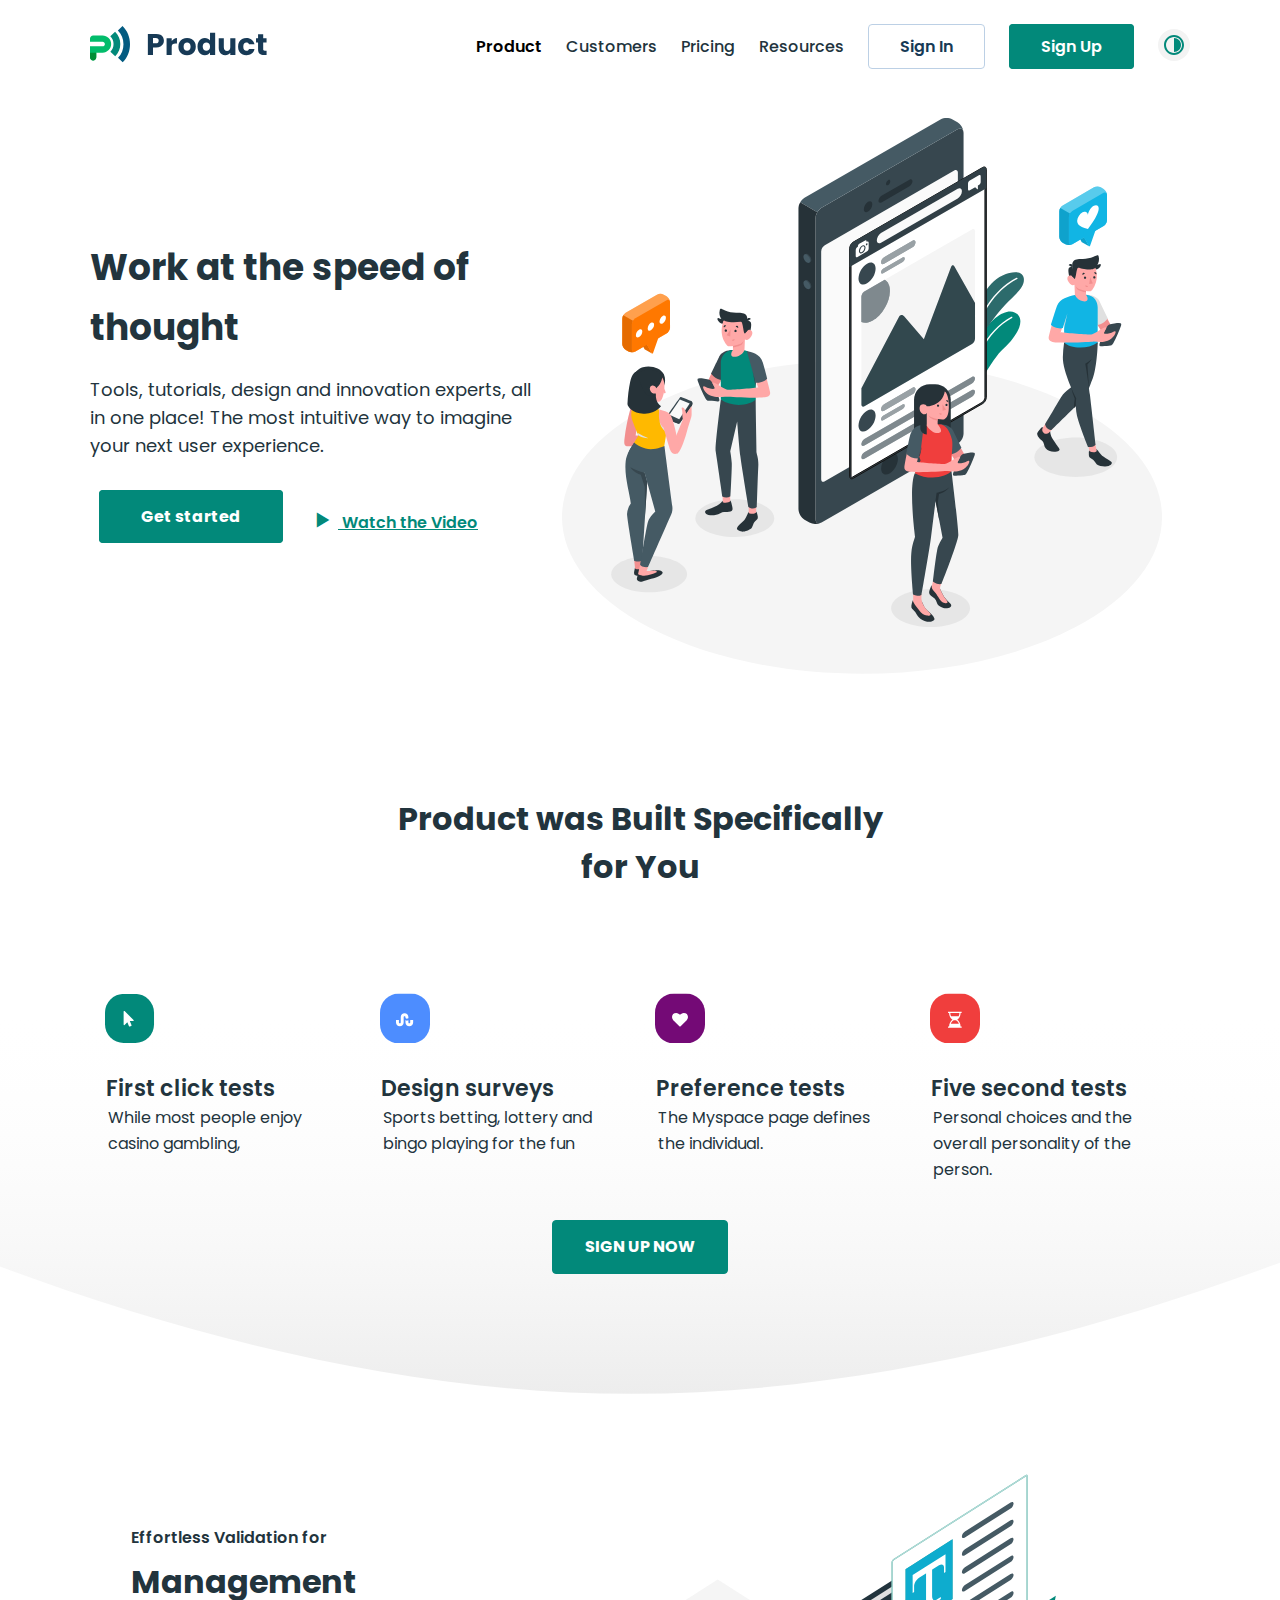
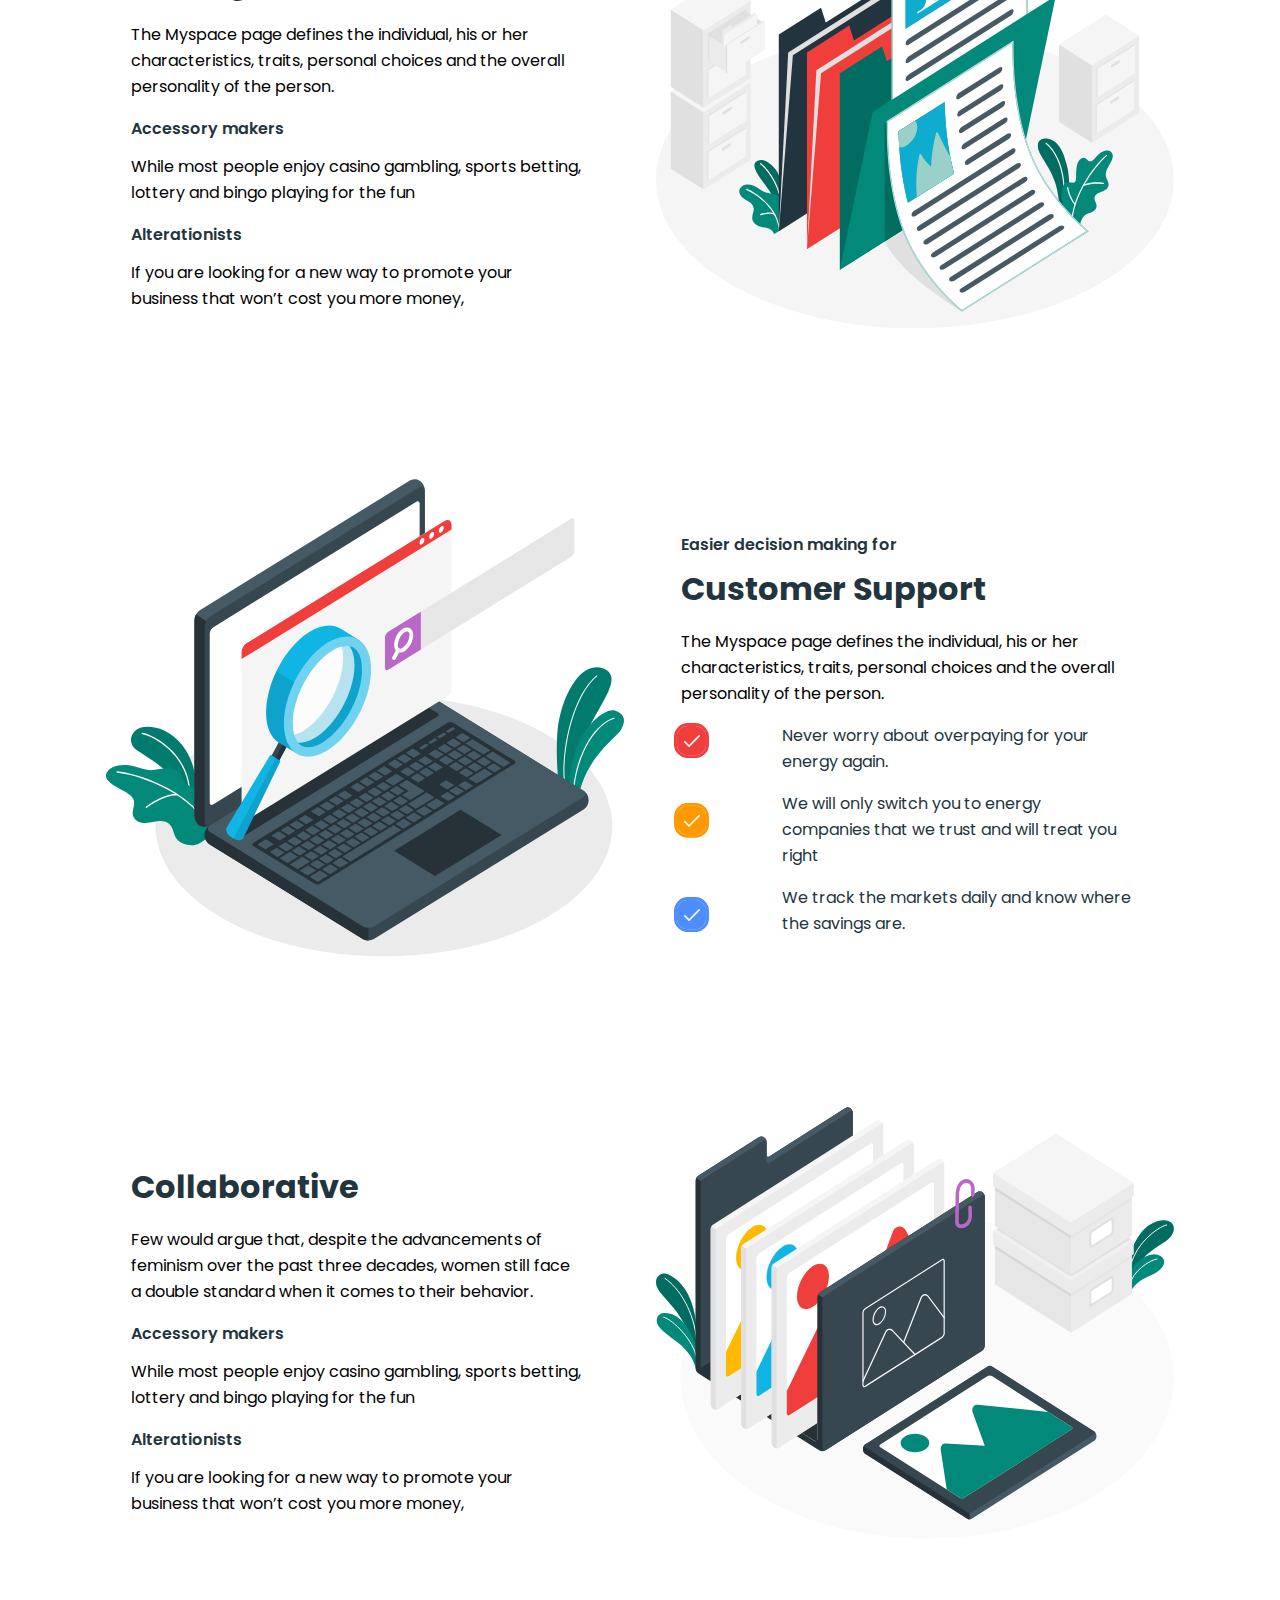
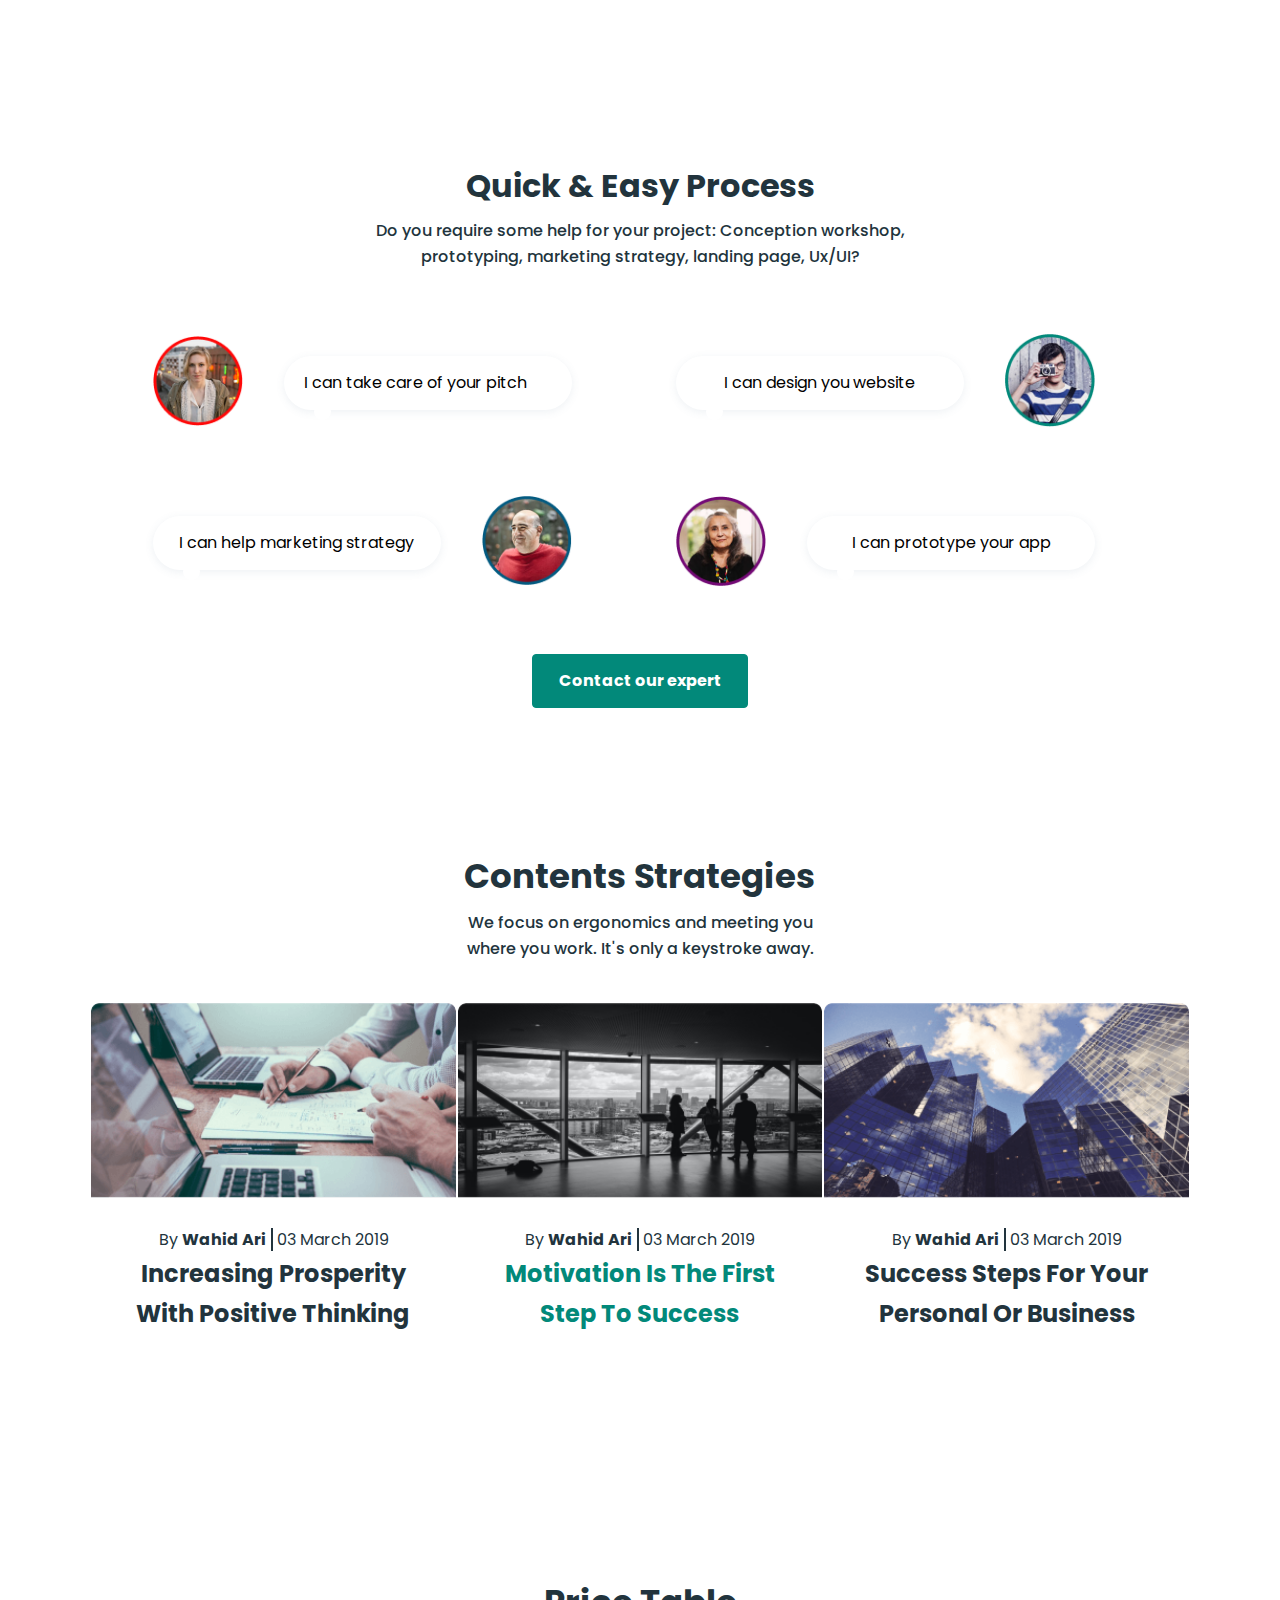
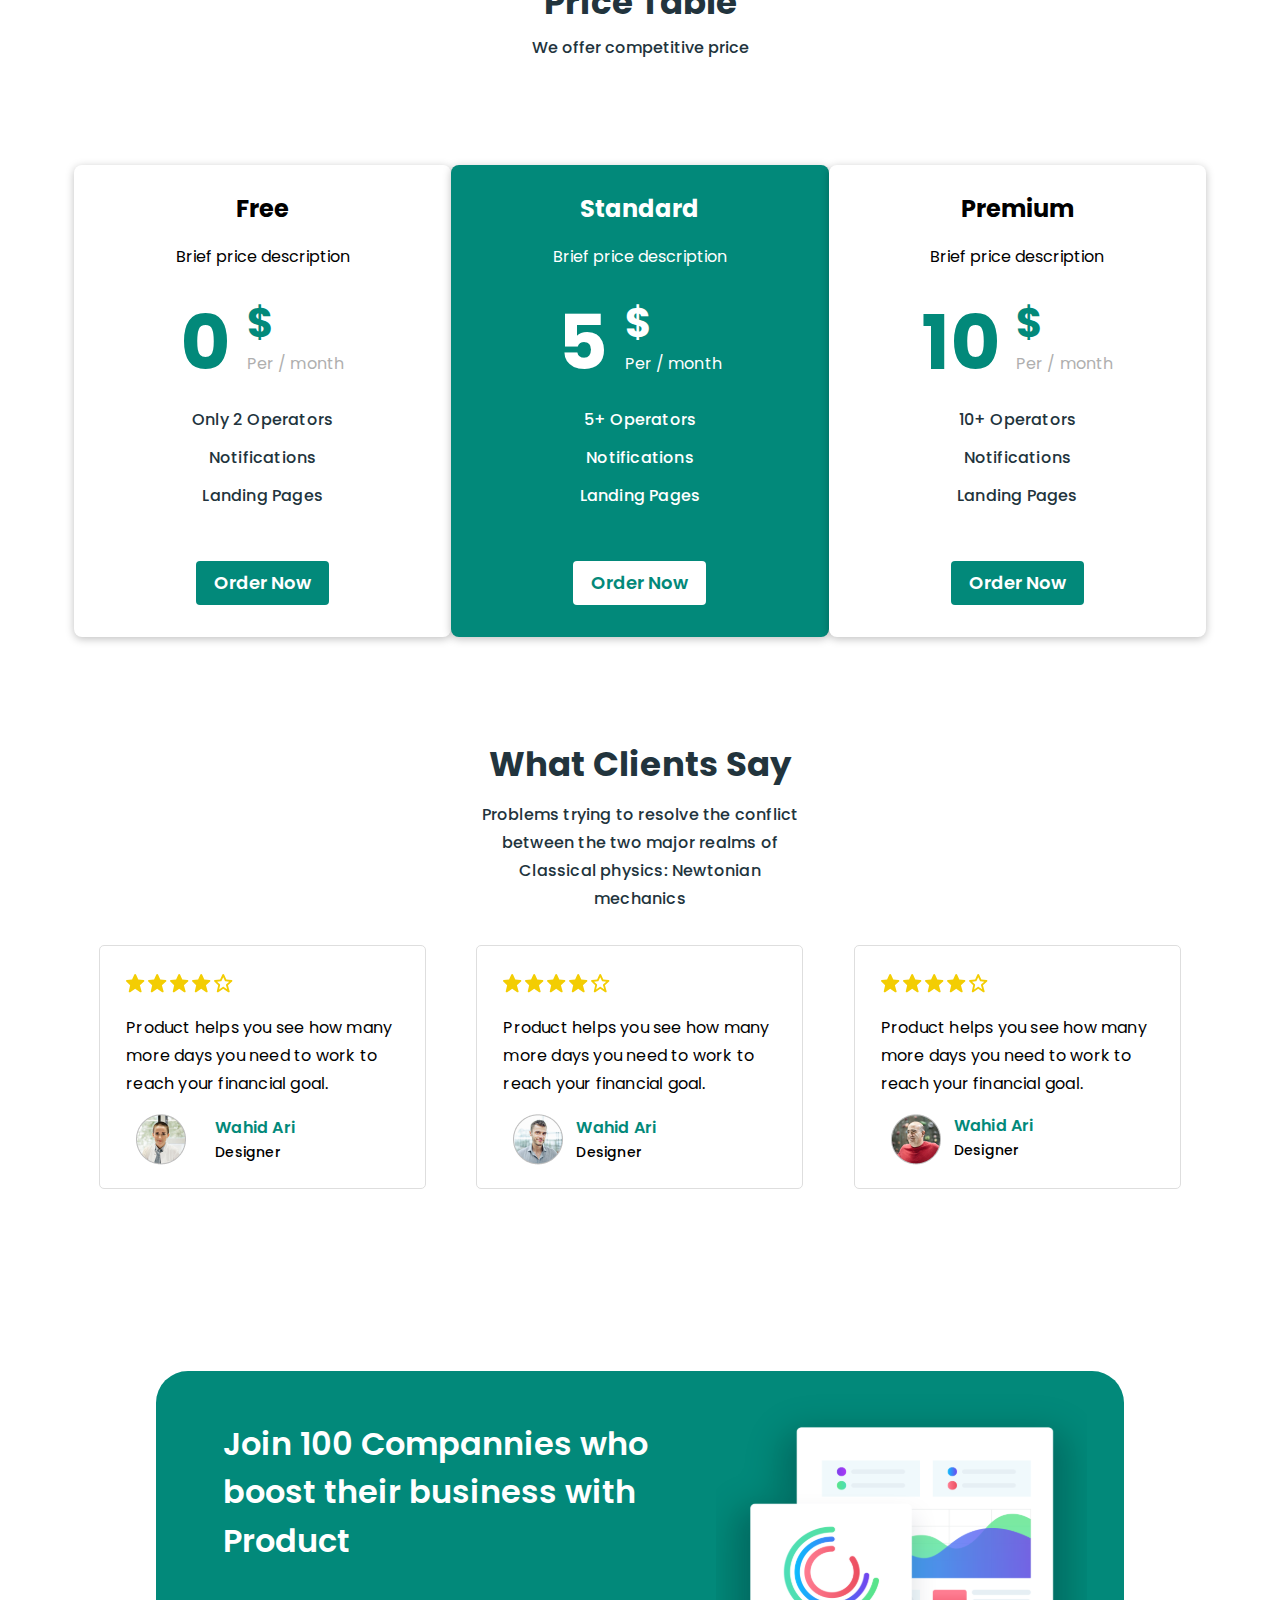
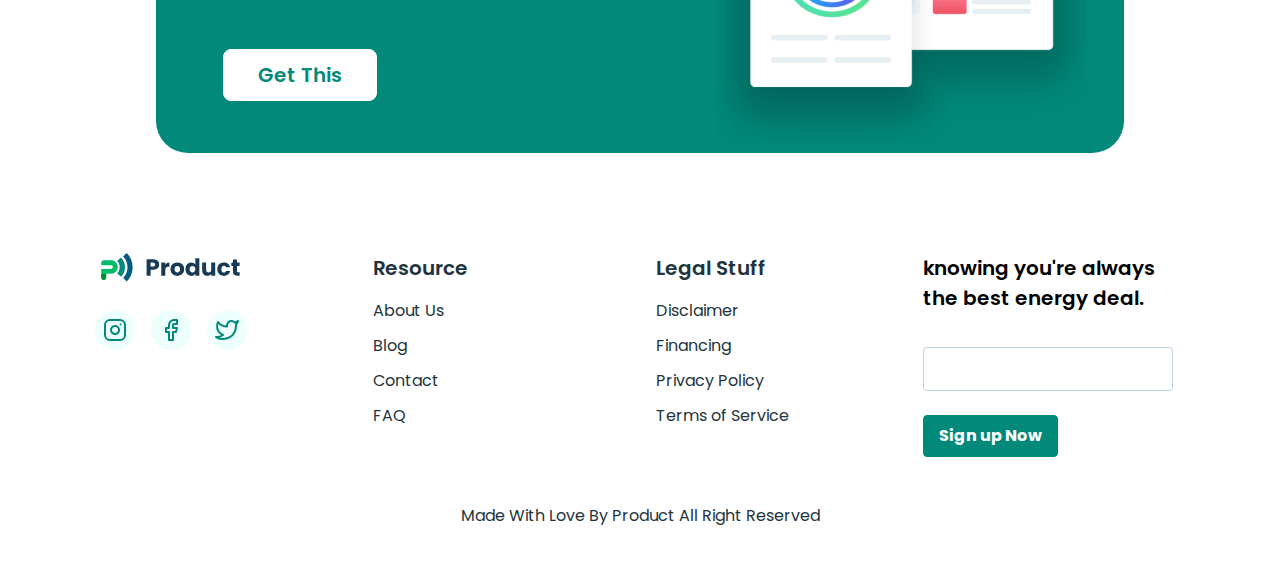
<file: index.html>
<!DOCTYPE html>
<html lang="en">
<head>
  <meta charset="UTF-8">
  <meta http-equiv="X-UA-Compatible" content="IE=edge">
  <meta name="viewport" content="width=device-width, initial-scale=1.0">
  <title>Document</title>
  <!-- icon -->
  <link href='https://unpkg.com/boxicons@2.0.9/css/boxicons.min.css' rel='stylesheet'>
  <!-- /icon -->
  <link rel="stylesheet" href="css/normalize.css">
  <link rel="stylesheet" href="css/flexboxgrid.css">
  <link rel="stylesheet" href="css/style.css">
</head>
<body>
  <section id="site-hero" class="site-hero">
    <header class="site-header">
      <div class="site-header__container container">
        <div class="site-header__contents">
          <a class="site-header__logo-link" href="index.html">
            <img src="img/product-log.svg" alt="logo">
          </a>
          <nav class="site-header__navbar nav">
            <ul class="nav__list">
              <li class="nav__item  nav__item--active"><a class="nav__link" href="index.html">product</a></li>
              <li class="nav__item"><a class="nav__link" href="customer.html">Customers</a></li>
              <li class="nav__item"><a class="nav__link" href="pricing.html">Pricing</a></li>
              <li class="nav__item"><a class="nav__link" href="resors.html">Resources</a></li>
              <li class="nav__item"><a class="nav__btns" href="#">Sign In</a></li>
              <li class="nav__item"><a class="nav__btnss" href="#">Sign Up</a></li>
              <li class="nav__item"><button class="nav__btn"><img src="img/button-dark.svg" alt="button-dark"></button></li>
            </ul>
          </nav>
          <div class="site-header__icons">
            <button class="site-header__icon"><i class='bx bx-menu'></i></button>
            </div>
        </div>
      </div>
    </header>
    <div class="hero-contents">
      <div class="hero-contents__container container">
        <div class="hero-contents__des row">
          <div class="hero-contents__titles  col-md-6 col-lg-5">
            <h2 class="hero-contents__title">Work at the speed
              of thought</h2>
              <p class="hero-contents__text">Tools, tutorials, design and innovation experts, all in one place! The most intuitive way to imagine your next user experience.</p>
              <ul class="hero-contents__list row">
                <li class="hero-contents__item"><a class="hero-contents__btn btn-green" href="#">Get started</a></li>
                <li class="hero-contents__item "><a class="hero-contents__greentext" href="#"><i class='bx bx-play'></i><span class="watch"> Watch the Video</span></a></li>
              </ul>
          </div>
          <div class="hero-content__imgs first-xs first-sm col-md-6 last-md col-lg-7">
            <img class="hero-content__img" src="img/amico.svg" alt="amico">
          </div>
        </div>
      </div>
    </div>
  </section>
  <main>
    <section id="spec" class="spec">
      <div class="spec-container container">
        <div class="spec__titles">
          <h2 class="spec__title">Product  was Built Specifically 
            for You</h2>
            <ul class="spec__list">
              <li class="spec__item col-xs-12 col-md-3"><h3 class="spec__subtitle">First click tests</h3>
              <p class="spec__text">While most people enjoy casino gambling,</p></li>
              <li class="spec__item col-xs-12  col-md-3"><h3 class="spec__subtitle">Design surveys</h3>
              <p class="spec__text">Sports betting, lottery and bingo playing for the fun</p></li>
              <li class="spec__item col-xs-12  col-md-3"><h3 class="spec__subtitle">Preference tests</h3>
              <p class="spec__text">The Myspace page defines the individual.</p></li>
              <li class="spec__item col-xs-12  col-md-3"><h3 class="spec__subtitle">Five second tests</h3>
              <p class="spec__text">Personal choices and the overall personality of the person. </p></li>
            </ul>
            <div class="spec__btns">
              <a class="spec__btn" href="#">SIGN UP NOW</a>
            </div>
        </div>
      </div>
    </section>
    <section id="servic" class="servic">
      <div class="servic__container container">
        <div class="servic__contens"> 
          <ul class="servic__list">
            <li class="servic__item"><img class="servic__img col-xs-12 col-sm-12 col-md-6 last-md" src="img/servic-img-one.svg" alt="servic-one">
            <div class="servic__des col-xs-12 col-ms12 col-md-6">
              <p class="servic__text">Effortless Validation for</p>
              <ul class="servic__sublist">
                <li class="servic__subitem"><h3 class="servic__subtitle">Management</h3>
                <p class="servic__subtext">The Myspace page defines the individual, his or her characteristics, traits, personal choices and the overall personality of the person. </p></li>
                <li class="servic__subitem"><h5 class="servic__subtitles">Accessory makers</h5><p class="servic__subtext">While most people enjoy casino gambling, sports betting, lottery and bingo playing for the fun</p></li>
                <li class="servic__subitem"><h5 class="servic__subtitles">Alterationists</h5>
                <p class="servic__subtext">If you are looking for a new way to promote your business that won’t cost you more money, </p>
                </li>
                </ul>
                </div>
                </li>
                <li class="servic__item"><img class="servic__img col-xs-12 col-sm-12 col-md-6" src="img/servic-img-two.svg" alt="servic-one">
                  <div class="servic__des col-xs-12 col-sm-12 col-md-6">
                    <p class="servic__text">Easier decision making for</p>
                    <ul class="servic__sublist">
                      <li class="servic__subitem"><h3 class="servic__subtitle">Customer Support</h3>
                      <p class="servic__subtext subtext">The Myspace page defines the individual, his or her characteristics, traits, personal choices and the overall personality of the person.</p></li>
                      <li class="servic__subitems"><p class="servic__subtexts">Never worry about overpaying for your energy again. </p></li>
                      <li class="servic__subitems">
                        <p class="servic__subtexts">We will only switch you to energy companies that we trust and will treat you right</p></li>
                      <li class="servic__subitems"><p class="servic__subtexts">We track the markets daily and know where the savings are.</p></li>
                      </ul>
                      </div>
                      </li>
                      <li class="servic__item"><img class="servic__img col-xs-12 col-sm-12 col-md-6 last-md" src="img/servic-three.svg" alt="servic-one">
                        <div class="servic__des col-xs-12 col-sm-12 col-md-6">
                          <ul class="servic__sublist">
                            <li class="servic__subitem"><h3 class="servic__subtitle">Collaborative</h3>
                            <p class="servic__subtext">Few would argue that, despite the advancements of feminism over the past three decades, women still face a double standard when it comes to their behavior. </p></li>
                            <li class="servic__subitem"><h5 class="servic__subtitles">Accessory makers</h5><p class="servic__subtext">While most people enjoy casino gambling, sports betting, lottery and bingo playing for the fun</p></li>
                            <li class="servic__subitem"><h5 class="servic__subtitles">Alterationists</h5>
                            <p class="servic__subtext">If you are looking for a new way to promote your business that won’t cost you more money, </p>
                            </li>
                            </ul>
                            </div>
                            </li>
              </ul>
            </div>
        </div>
    </section>
    <section class="process">
      <div class="container">
        <h2 class="process__title">Quick & Easy Process</h2>
        <p class="process__desc">Do you require some help for your project: Conception workshop, prototyping, marketing strategy, landing page, Ux/UI?</p>
        <div class="process__content row between-xs middle-xs col-md-12">
          <div class="col-xs-12 process__content row between-xs middle-xs col-md-6">
            <a href="#"><img src="img/quick-img-one.png" alt="process-img" width="90" height="90"></a>
            <p class="process__content-desc">I can take care of your pitch</p>
          </div>
          <div class="col-xs-12 process__content row reverse between-xs middle-xs col-md-6">
            <a href="#"><img src="img/quick-img-two.png" alt="process-img" width="90" height="90"></a>
            <p class="process__content-desc desc-center">I can design you website</p>
          </div>
          <div class="col-xs-12 process__content add-reverse row between-xs middle-xs col-md-6">
            <a href="#"><img src="img/quick-img-three.png" alt="process-img" width="90" height="90"></a>
            <p class="process__content-desc desc-center">I can help marketing strategy</p>
          </div>
          <div class="col-xs-12 process__content remove-reverse row reverse between-xs middle-xs col-md-6">
            <a href="#"><img src="img/quick-img-four.png" alt="process-img" width="90" height="90"></a>
            <p class="process__content-desc desc-center">I can prototype your app</p>
          </div>
        </div>
        <a class="sign-btn sign-up process__btn" href="#">Contact our expert</a>
      </div>
    </section>
    <section class="strategies">
      <div class="container">
        <h2 class="strategies__title">Contents Strategies</h2>
        <p class="strategies__desc">We focus on ergonomics and meeting you where you work. It's only a keystroke away.</p>
        <ul class="strategies__list row between-xs center-xs">
          <li class="strategies__list-item col-xs-12 col-sm-6 col-md-4">
            <img src="img/contact-img-one.png" alt="strategies-img" width="348" height="185">
            <div class="strategies__list-item-contents">
              <p class="strategies__list-item-desc">By <span>Wahid Ari</span> <time datetime="03-05-2019">03 March 2019</time></p>
              <h3 class="strategies__list-item-title center-xs">Increasing Prosperity With Positive Thinking</h3>
            </div>
          </li>
          <li class="strategies__list-item col-xs-12 col-sm-6 col-md-4 ">
            <img src="img/contact-img-two.png" alt="strategies-img" width="348" height="185">
            <div class="strategies__list-item-contents">
              <p class="strategies__list-item-desc">By <span>Wahid Ari</span> <time datetime="03-05-2019">03 March 2019</time></p>
              <h3 class="strategies__list-item-title title--active center-xs">Motivation Is The First Step To Success</h3>
            </div>
          </li>
          <li class="strategies__list-item col-xs-12 col-sm-6  col-md-4">
            <img src="img/contact-img-three.png" alt="strategies-img" width="348" height="185">
            <div class="strategies__list-item-contents">
              <p class="strategies__list-item-desc">By <span>Wahid Ari</span> <time datetime="03-05-2019">03 March 2019</time></p>
              <h3 class="strategies__list-item-title center-xs">Success Steps For Your Personal Or Business</h3>
            </div>
          </li>
        </ul>
      </div>
    </section>
    <section id="pricing" class="pricing">
      <div class="pricing__container container">
        <div class="pricing__titles">
          <h2 class="pricing__title center-xs">Price Table</h2>
          <p class="pricing__text center-xs">We offer competitive price</p>
        </div>
        <div class="pricing-contens ">
        <div class="pricing__lists row">
          <ul class="pricing__list col-sm-6 col-md-4">
            <li class="pricing__item"><h3 class="pricing__subtitle center-xs">Free</h3></li>
            <li class="pricing__item"><p class="pricing__subtext center-xs">Brief price description</p></li>
            <li class="pricing__item"><p class="pricing__zero center-xs">0 <sup class="pricing__dollor center-xs">$</sup><span class="pricing__span center-xs">Per / month</span></p></sup></li>
            <li class="pricing__item"><p class="pricing__subtexts center-xs">Only 2 Operators</p>
            <p class="pricing__subtexts center-xs">Notifications</p>
            <p class="pricing__subtexts center-xs">Landing Pages</p></li>
            <li class="pricing__item"><div class="pricing__links row center-xs"><a class="pricing__link" href="#">Order Now</a></div></li>
          </ul>
          <ul class="pricing__list col-sm-6 col-md-4 pricing__list--active">
            <li class="pricing__item"><h3 class="pricing__subtitle pricing__subtitle--active center-xs">Standard</h3></li>
            <li class="pricing__item"><p class="pricing__subtext pricing__subtext--active center-xs">Brief price description</p></li>
            <li class="pricing__item"><p class="pricing__zero pricing__zero--active center-xs">5 <sup class="pricing__dollor pricing__dollor--active center-xs">$</sup><span class="pricing__span pricing__span--active center-xs">Per / month</span></p></sup></li>
            <li class="pricing__item"><p class="pricing__subtexts pricing__subtexts--active center-xs">5+ Operators</p>
            <p class="pricing__subtexts pricing__subtexts--active center-xs">Notifications</p>
            <p class="pricing__subtexts pricing__subtexts--active center-xs">Landing Pages</p></li>
            <li class="pricing__item"><div class="pricing__links row center-xs"><a class="pricing__link pricing__link--active" href="#">Order Now</a></div></li>
          </ul>
          <ul class="pricing__list col-sm-6 col-md-4">
            <li class="pricing__item"><h3 class="pricing__subtitle center-xs">Premium</h3></li>
            <li class="pricing__item"><p class="pricing__subtext center-xs">Brief price description</p></li>
            <li class="pricing__item"><p class="pricing__zero center-xs">10 <sup class="pricing__dollor center-xs">$</sup><span class="pricing__span center-xs">Per / month</span></p></sup></li>
            <li class="pricing__item"><p class="pricing__subtexts center-xs">10+ Operators</p>
            <p class="pricing__subtexts center-xs">Notifications</p>
            <p class="pricing__subtexts center-xs">Landing Pages</p></li>
            <li class="pricing__item"><div class="pricing__links row center-xs"><a class="pricing__link" href="#">Order Now</a></div></li>
          </ul>
        </div>
        </div>
      </div>
    </section>
    <section id="clients" class="clients">
      <div class="clients-container container">
        <div class="clinets__titles">
          <h2 class="clients__title center-xs">What Clients Say</h2>
          <p class="clients__text center-xs">Problems trying to resolve the conflict between the two major realms of Classical physics: Newtonian mechanics</p>
        </div>
        <div class="clients__lists">
          <ul class="clients__list row around-md">
            <li class="clients__item row col-xs-12 col-sm-6 col-md-4"><div class="clients__item-inner "><span class="clients__star"><img src="img/star.svg" alt="star"></span><p class="clients__subtext">Product helps you see how many 
              more days you need to work to 
              reach your financial goal.</p>
              <div class="clients__imgs row middle-xs">
              <img class="clients__img" src="img/clients-one.png" alt="clients">
              <div class="clients__des">
              <p class="clients__span">Wahid Ari</p>
              <p class="clients__subspan">Designer</p>
              </div>
              </div>
            </div></li>
            <li class="clients__item row col-xs-12 col-sm-6 col-md-4"><div class="clients__item-inner"><span class="clients__star"><img src="img/star.svg" alt="star"></span><p class="clients__subtext">Product helps you see how many 
              more days you need to work to 
              reach your financial goal.</p>
              <div class="clients__imgs row middle-xs">
              <img class="clients__img" src="img/clients-two.png" alt="clients">
              <div class="clients__des row">
              <p class="clients__span">Wahid Ari</p>
              <p class="clients__subspan">Designer</p>
              </div>
              </div>
            </div></li>
            <li class="clients__item row col-xs-12 col-md-4"><div class="clients__item-inner row"><span class="clients__star"><img src="img/star.svg" alt="star"></span><p class="clients__subtext">Product helps you see how many 
              more days you need to work to 
              reach your financial goal.</p>
              <div class="clients__imgs row middle-x">
              <img class="clients__img" src="img/clients-three.png" alt="clients">
              <div class="clients__des row">
              <p class="clients__span">Wahid Ari</p>
              <p class="clients__subspan">Designer</p>
              </div>
              </div>
            </div></li>
          </ul>
        </div>
      </div>
    </section>
    <section id="subscribe subs">
      <div class="subs__container container">
        <div class="subs__contents row">
          <div class="subs__titles col-xs-12 col-md-6">
            <h2 class="subs__title center-xs">Join 100 Compannies who boost their business with Product</h2>
            <div class="subs__btns row center-xs start-md">
            <a class="subs__btn" href="#">Get This</a>
            </div>
          </div>
          <div class="subs__imgs col-xs-12 col-md-6">
            <img src="img/subs-img.svg" alt="subs">
          </div>
        </div>
      </div>
    </section>
  </main>
  <footer id="fot" class="fot">
    <div class="fot__container container">
      <div class="fot__content row center-xs start-md"> 
        <div class="fot__socialmedia socialmedia col-md-3">
          <a class="socialmedia__logo-link" href="#">
            <img class="socialmedia__logo" src="img/product-log.svg" alt="logo">
          </a>
          <ul class="fot__list socialmedia__list row center-xs">
            <li class="socialmedia__item"><a class="socialmedia__link" href="#" target="_blank"><img src="img/fot-icon-insta.svg" alt="fot-icon-insta"></a></li>
            <li class="socialmedia__item"><a class="socialmedia__link" href="#" target="_blank"><img src="img/fot-icon-facebook.svg" alt="fot-icon-insta"></a></li>
            <li class="socialmedia__item"><a class="socialmedia__link" href="#"
              target="_blank"><img src="img/fot-icon-twitter.svg" alt="fot-icon-insta"></a></li>
          </ul>
        </div>
        <ul class="fot__list col-xs-12 col-md-3">
          <li class="fot__item fot__item--active"><a class="fot__link" href="#">Resource</a></li>
          <li class="fot__item"><a class="fot__link" href="#">About Us</a></li>
          <li class="fot__item"><a class="fot__link" href="#">Blog</a></li>
          <li class="fot__item"><a class="fot__link" href="#">Contact</a></li>
          <li class="fot__item"><a class="fot__link" href="#">FAQ</a></li>
        </ul>
        <ul class="fot__list col-xs-12 col-md-3">
          <li class="fot__item fot__item--active"><a class="fot__link" href="#">Legal Stuff</a></li>
          <li class="fot__item"><a class="fot__link" href="#">Disclaimer</a></li>
          <li class="fot__item"><a class="fot__link" href="#">Financing</a></li>
          <li class="fot__item"><a class="fot__link" href="#">Privacy Policy</a></li>
          <li class="fot__item"><a class="fot__link" href="#">Terms of Service</a></li>
        </ul>
        <div class="fot__formgroup form row col-md-3">
          <form action="https://echo.htmlacademy.ru/" method="POST">
          <h4 class="form__title">knowing you're always the best energy deal.</h4>
          <input class="form__inp" type="email" name="email" required><br>
          <button class="form__btn" type="submit">Sign up Now</button>
          </form>
        </div>
        <p class="fot__texts">Made With Love By Product All Right Reserved</p>
      </div>
    </div>
  </footer>
  <script src="js/main.js"></script>
</body>
</html>
</file>
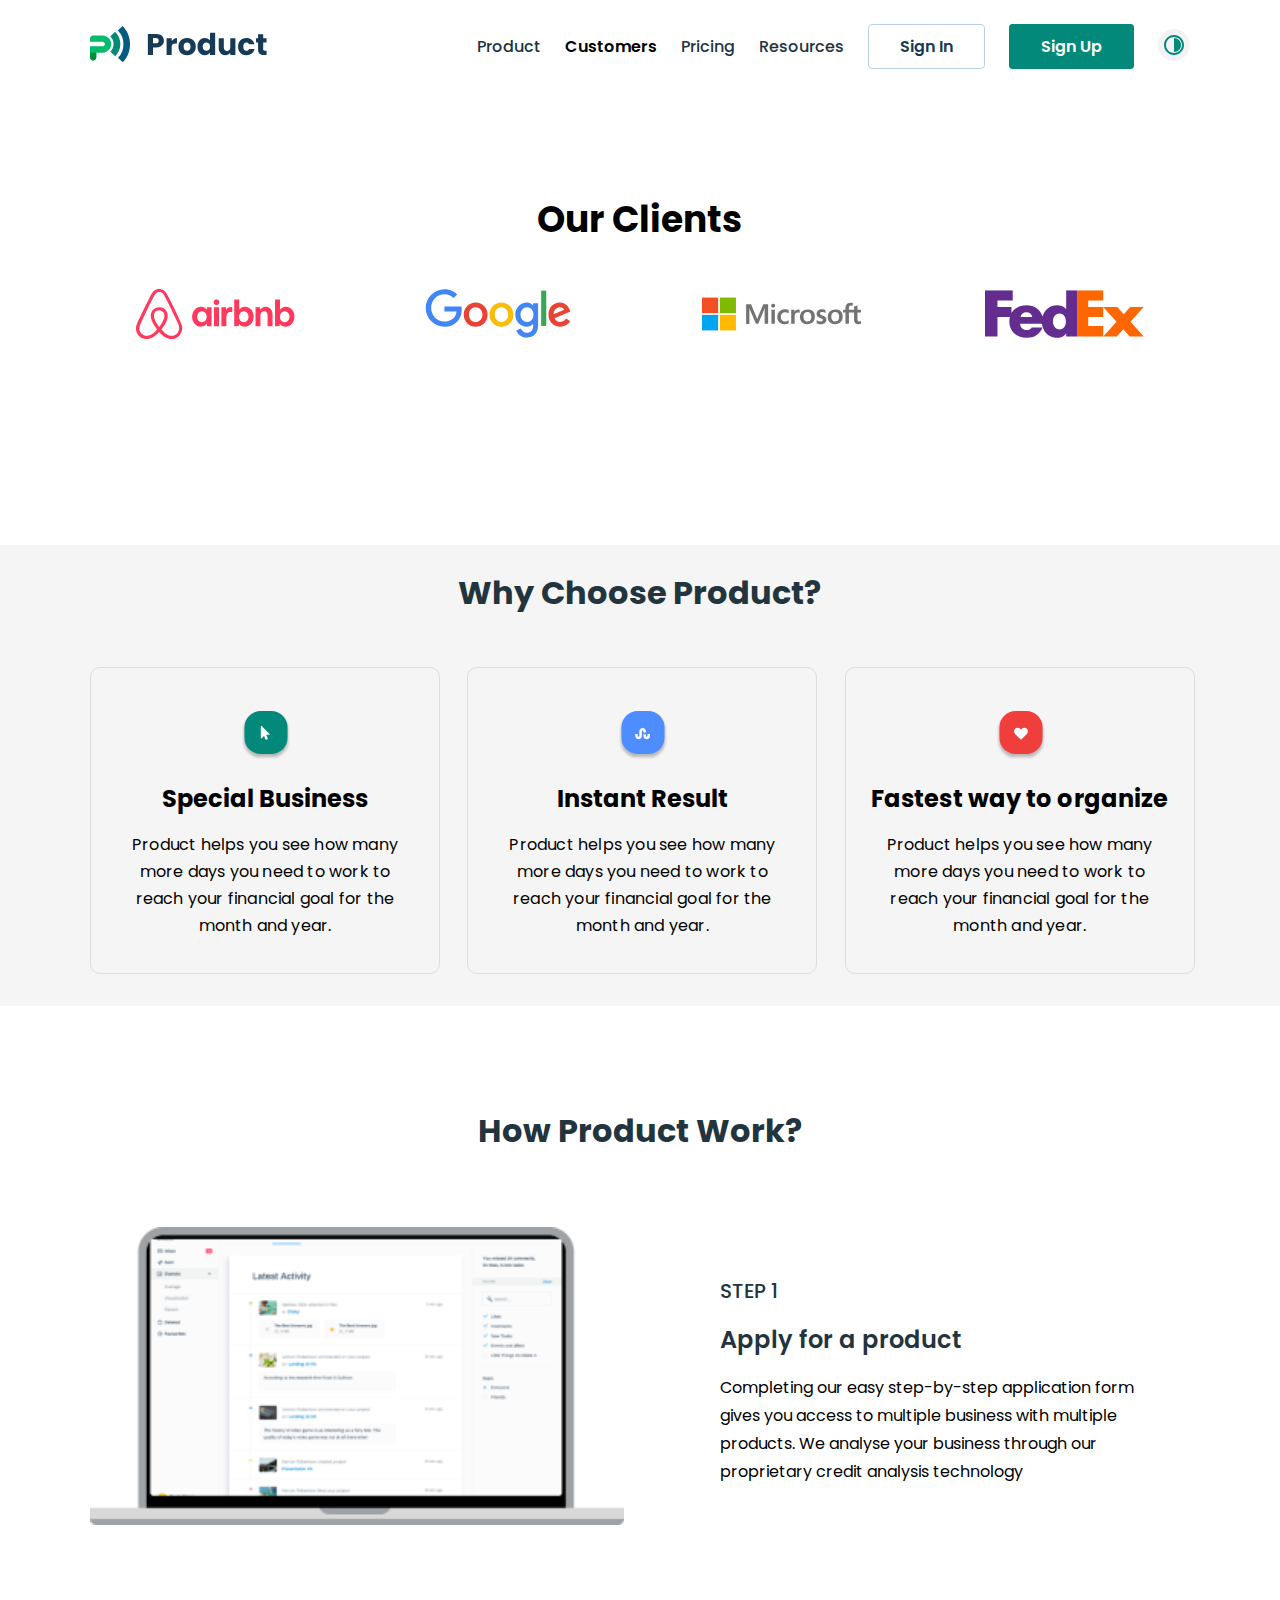
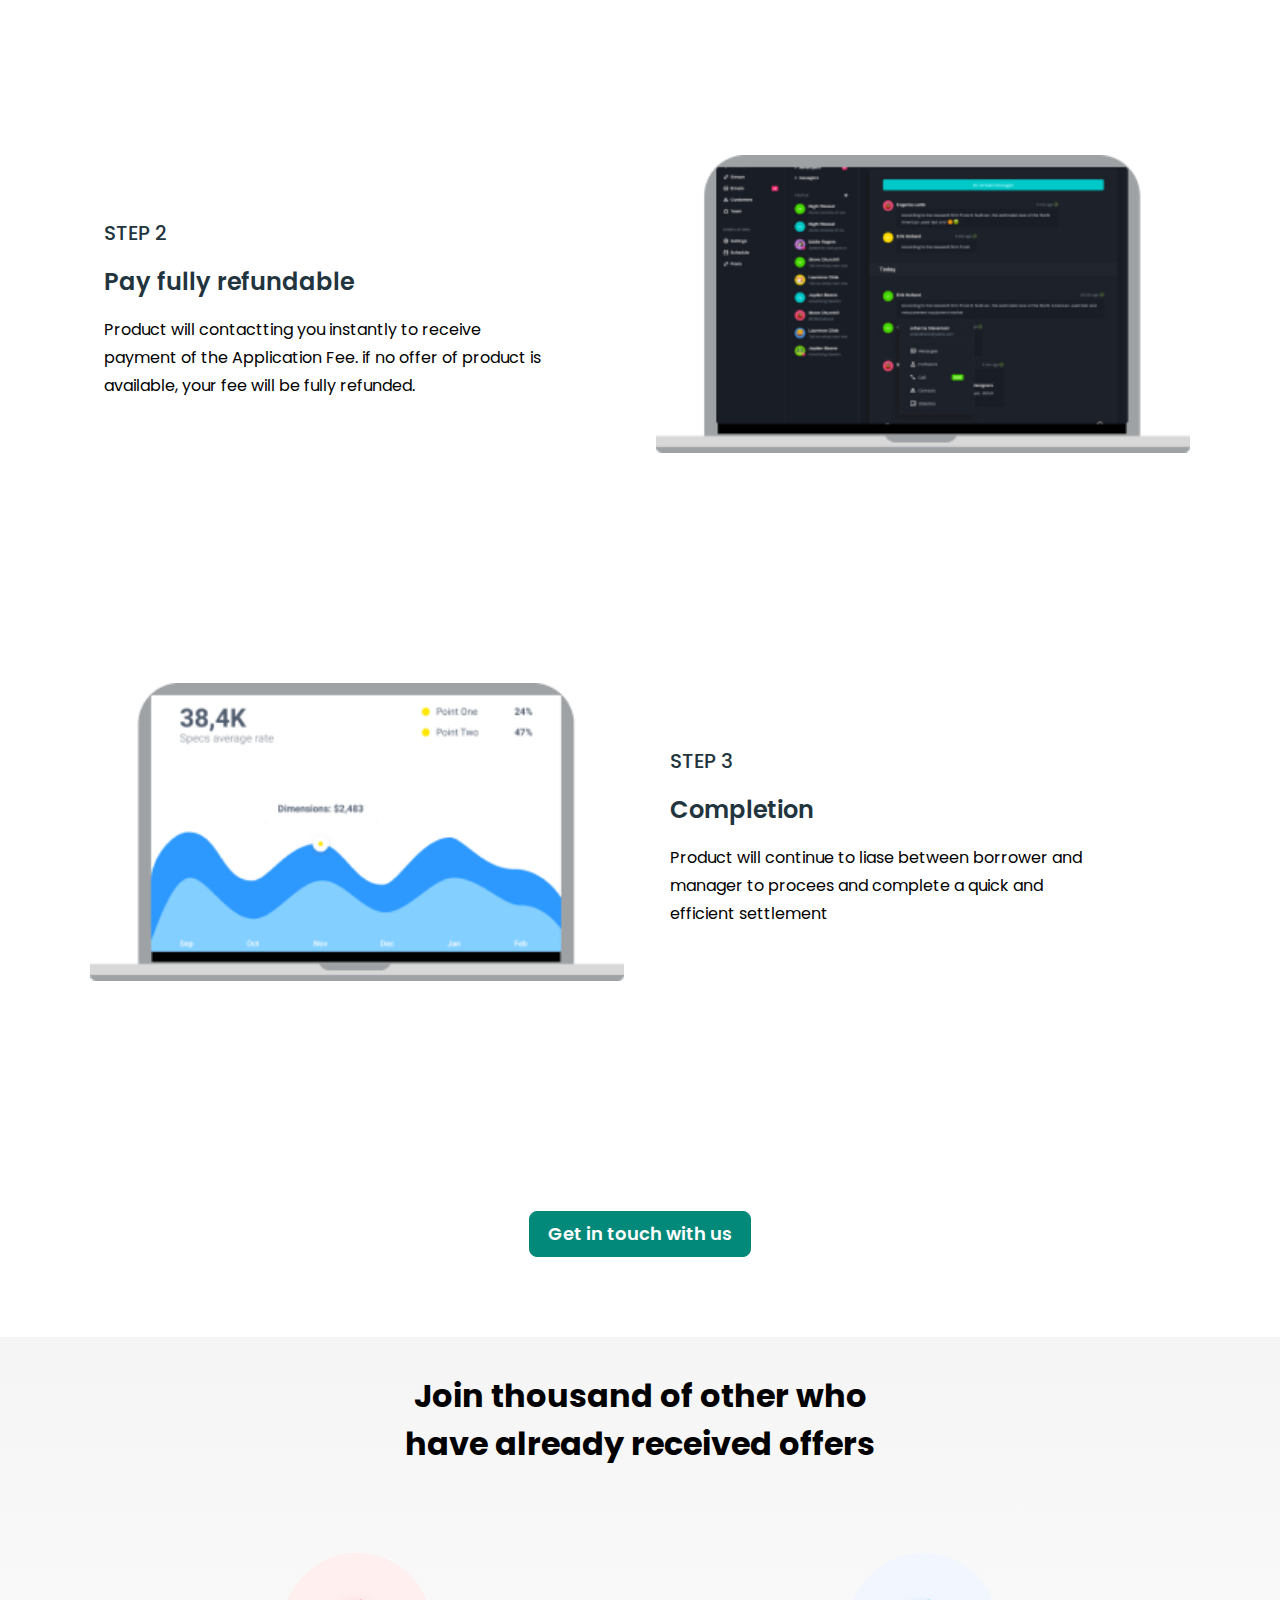
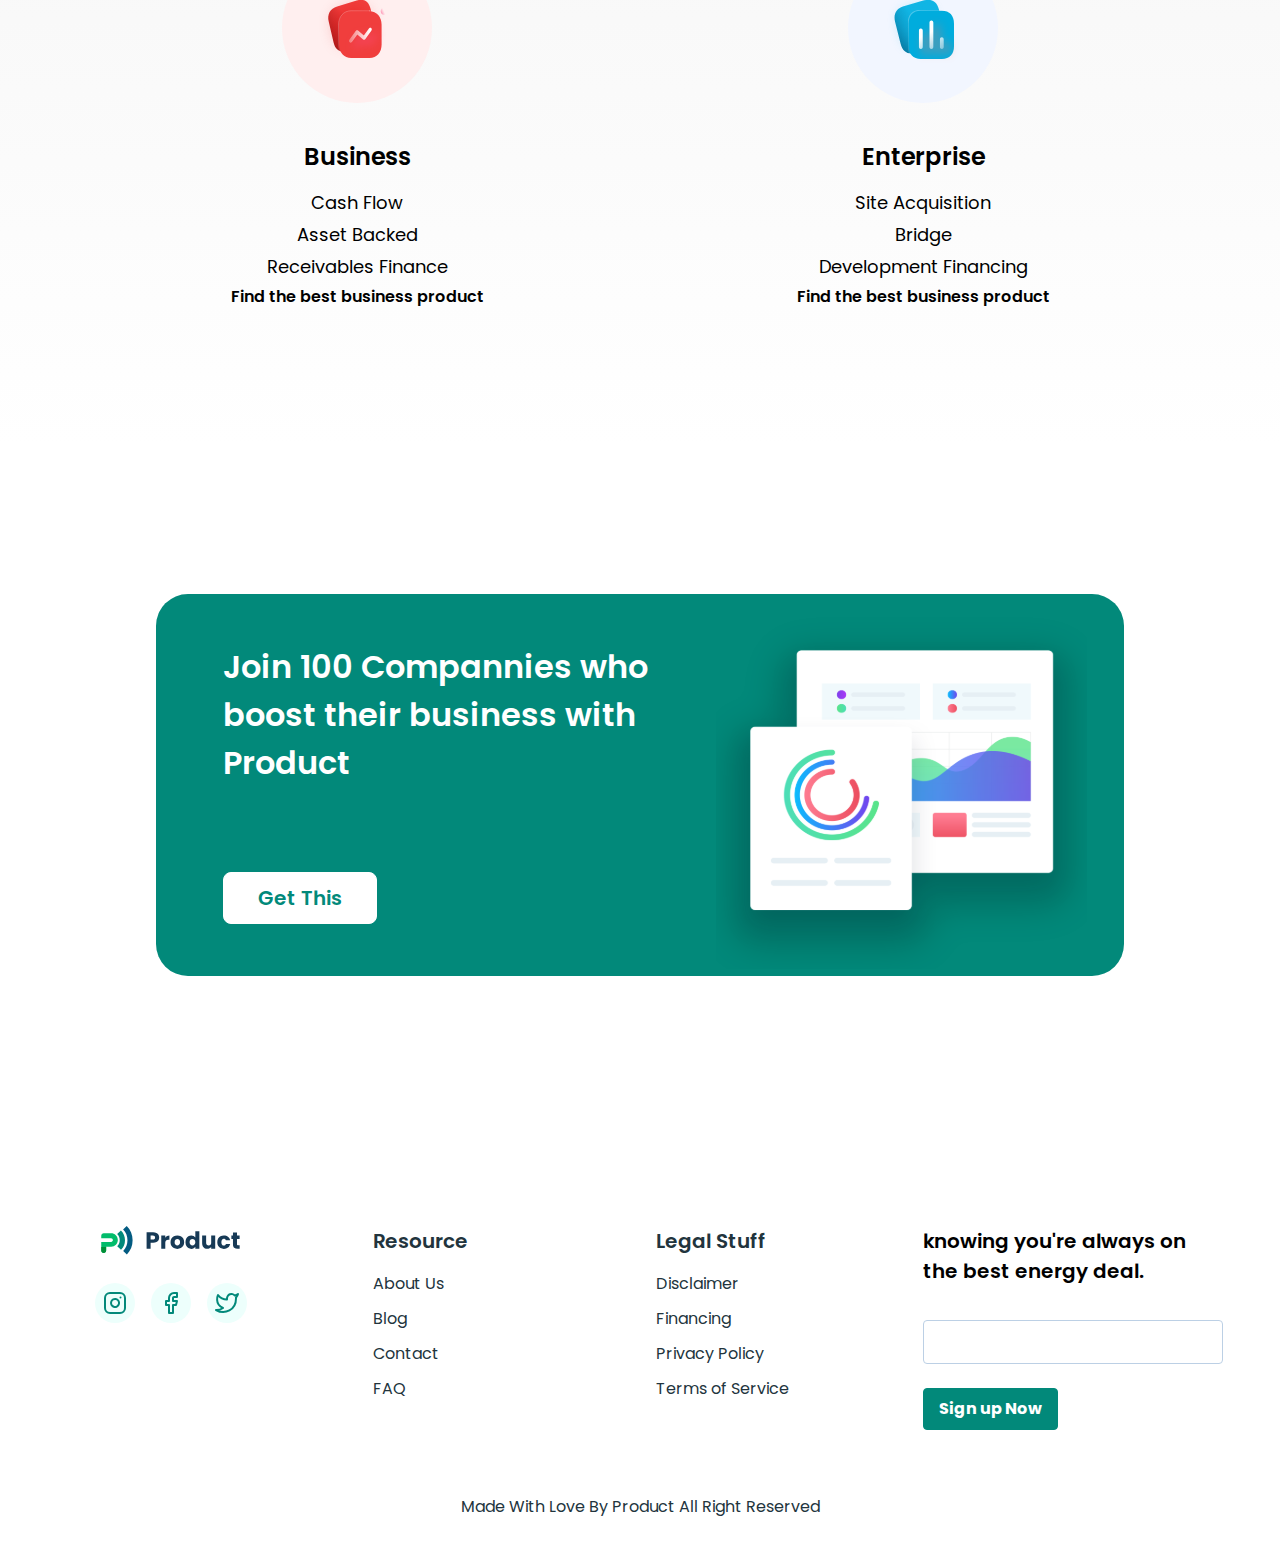
<file: customer.html>
<!DOCTYPE html>
<html lang="en">
<head>
  <meta charset="UTF-8">
  <meta http-equiv="X-UA-Compatible" content="IE=edge">
  <meta name="viewport" content="width=device-width, initial-scale=1.0">
  <title>Document</title>
  <!-- icon -->
  <link href='https://unpkg.com/boxicons@2.0.9/css/boxicons.min.css' rel='stylesheet'>
  <!-- icon -->
  <link rel="stylesheet" href="css/normalize.css">
  <link rel="stylesheet" href="css/flexboxgrid.css">
  <link rel="stylesheet" href="css/style.css">
  <link rel="stylesheet" href="css/customer.css">
</head>
<body>
  <section id="customer-hero" class="customer-hero">
    <header class="site-header">
      <div class="site-header__container container">
        <div class="site-header__contents">
          <a class="site-header__logo-link" href="index.html">
            <img src="img/product-log.svg" alt="logo">
          </a>
          <nav class="site-header__navbar nav">
            <ul class="nav__list">
              <li class="nav__item"><a class="nav__link" href="index.html">product</a></li>
              <li class="nav__item nav__item--active"><a class="nav__link" href="#">Customers</a></li>
              <li class="nav__item"><a class="nav__link" href="pricing.html">Pricing</a></li>
              <li class="nav__item"><a class="nav__link" href="resors.html">Resources</a></li>
              <li class="nav__item"><a class="nav__btns" href="#">Sign In</a></li>
              <li class="nav__item"><a class="nav__btnss" href="#">Sign Up</a></li>
              <li class="nav__item"><button class="nav__btn"><img src="img/button-dark.svg" alt="button-dark"></button></li>
            </ul>
          </nav>
          <div class="site-header__icons">
            <button class="site-header__icon"><i class='bx bx-menu'></i></button>
            </div>
        </div>
      </div>
    </header>
    <div class="customer-hero__contents customer">
      <div class="customer__container container">
        <div class="customer__titles">
          <h2 class="customer__title center-xs">Our Clients</h2>
        </div>
          <div class="customer__brand">
            <ul class="customer__list row center-xs around-md">
              <li class="customer__item col-xs-6 col-md-3"><img class="customer__img" src="img/airbnb.svg" alt="airbnb"></li>
              <li class="customer__item col-xs-6 col-md-3"><img class="customer__img" src="img/google-logo.svg" alt="google-logo"></li>
              <li class="customer__item col-xs-6 col-md-3"><img class="customer__img" src="img/microsoft-logo.svg" alt="microsoft-logo"></li>
              <li class="customer__item col-xs-6 col-md-3"><img class="customer__img" src="img/fedex-logo.svg" alt="fedex-logo"></li>
            </ul>
          </div>        
      </div>
    </div>
    </section>
    <main>
      <section id="choose" class="choose">
        <div class="choose__container container">
          <div class="choose__contents">
            <div class="choose__titles">
              <h2 class="choose__title center-xs">Why Choose Product?</h2>
            </div>
            <div class="choose__lists">
              <ul class="choose__list row center-xs">
                <li class="choose__item col-md-4"><div class="choose__des">
                  <h3 class="choose__subtitle">Special Business</h3>
                  <p class="choose__text">Product helps you see how many 
                    more days you need to work 
                    to reach your financial goal 
                    for the month and year.</p>
                </div></li>
                <li class="choose__item col-md-4"><div class="choose__des">
                  <h3 class="choose__subtitle two">Instant Result</h3>
                  <p class="choose__text">Product helps you see how many 
                    more days you need to work 
                    to reach your financial goal 
                    for the month and year.</p>
                </div></li>
                <li class="choose__item col-md-4"><div class="choose__des">
                  <h3 class="choose__subtitle three">Fastest way to organize</h3>
                  <p class="choose__text">Product helps you see how many 
                    more days you need to work 
                    to reach your financial goal 
                    for the month and year.</p>
                </div></li>
              </ul>
            </div>
          </div>
        </div>
      </section>
      <section id="product" class="product">
        <div class="product__container container">
          <h2 class="product__title center-xs">How Product Work?</h2>
          <div class="product__lists">
            <ul class="product__list">
              <li class="product__items row middle-sm middle-md"><img class="product__img  col-sm-6 col-md-6" src="img/product-img.png" alt="product">
              <div class="product__des col-sm-6 col-md-6">
                <p class="product__text">STEP 1</p>
                <h3 class="product__subtitle">Apply for a product</h3>
                <p class="product__texts">Completing our easy step-by-step application form gives you access to multiple business with multiple products. We analyse your business through our proprietary credit analysis technology </p>
              </div></li>
              <li class="product__items row middle-sm middle-md"><img class="product__img col-sm-6 col-md-6 last-md" src="img/product-img-one.png" alt="product">
                <div class="product__des col-sm-6 col-md-6 des__two">
                  <p class="product__text">STEP 2</p>
                  <h3 class="product__subtitle">Pay fully refundable</h3>
                  <p class="product__texts texts-two">Product will contactting you instantly to receive payment of the Application Fee. if no offer of product is available, your fee will be fully refunded.</p>
                </div></li>
                <li class="product__items row middle-sm middle-md"><img class="product__img  col-sm-6 col-md-6" src="img/product-img-two.png" alt="product">
                  <div class="product__des des__two col-sm-6 col-md-6">
                    <p class="product__text">STEP 3</p>
                    <h3 class="product__subtitle">Completion</h3>
                    <p class="product__texts">Product will continue to liase between borrower and manager to procees and complete a quick and efficient settlement </p>
                  </div></li>
            </ul>
            <div class="product__btns row center-xs">
              <a class="product__btn" href="#">Get in touch with us</a>
            </div>
          </div>
        </div>
      </section>
      <section id="join" class="join"> 
        <div class="join__container container">
          <div class="join__contents">
            <h2 class="join__title center-xs">Join thousand of other who have
              already received offers</h2>
              <div class="join__lists row center-xs">
              <ul class="join__list one__list col-xs-12 col-md-6"> 
                <li class="join__item"><img class="join__img" src="img/join-one.svg" alt="join"></li>
                <li class="join__item"><h3 class="join__subtitle center-xs">Business</h3></li>
                <li class="join__item"><p class="join__text center-xs">Cash Flow</p>
                <p class="join__text center-xs">Asset Backed</p>
                <p class="join__text center-xs">Receivables Finance</p></li>
                <li class="join__item"><p class="join__subtext center-xs">Find the best business product</p></li>
              </ul>
              <ul class="join__list two__list col-xs-12 col-md-6"> 
                <li class="join__item"><img class="join__img" src="img/join-two.svg" alt="join"></li>
                <li class="join__item"><h3 class="join__subtitle center-xs">Enterprise</h3></li>
                <li class="join__item"><p class="join__text center-xs">Site Acquisition</p>
                <p class="join__text center-xs">Bridge</p>
                <p class="join__text center-xs">Development Financing</p></li>
                <li class="join__item"><p class="join__subtext center-xs">Find the best business product</p></li>
              </ul>
          </div>
          </div>
        </div>
      </section>
      <section id="subscribe subs" class="subs">
        <div class="subs__container container">
          <div class="subs__contents row">
            <div class="subs__titles col-xs-12 col-md-6">
              <h2 class="subs__title center-xs">Join 100 Compannies who boost their business with Product</h2>
              <div class="subs__btns row center-xs start-md">
              <a class="subs__btn" href="#">Get This</a>
              </div>
            </div>
            <div class="subs__imgs col-xs-12 col-md-6">
              <img src="img/subs-img.svg" alt="subs">
            </div>
          </div>
        </div>
      </section>
    </main>
    <footer id="fot">
    <div class="fot__container container">
      <div class="fot__content row center-xs start-md"> 
        <div class="fot__socialmedia socialmedia col-sm-12 col-md-3">
          <a class="socialmedia__logo-link" href="#">
            <img class="socialmedia__logo" src="img/product-log.svg" alt="logo">
          </a>
          <ul class="fot__list socialmedia__list row center-xs">
            <li class="socialmedia__item"><a class="socialmedia__link" href="#" target="_blank"><img src="img/fot-icon-insta.svg" alt="fot-icon-insta"></a></li>
            <li class="socialmedia__item"><a class="socialmedia__link" href="#" target="_blank"><img src="img/fot-icon-facebook.svg" alt="fot-icon-insta"></a></li>
            <li class="socialmedia__item"><a class="socialmedia__link" href="#"
              target="_blank"><img src="img/fot-icon-twitter.svg" alt="fot-icon-insta"></a></li>
          </ul>
        </div>
        <ul class="fot__list col-xs-12 col-sm-12 col-md-3">
          <li class="fot__item fot__item--active"><a class="fot__link" href="#">Resource</a></li>
          <li class="fot__item"><a class="fot__link" href="#">About Us</a></li>
          <li class="fot__item"><a class="fot__link" href="#">Blog</a></li>
          <li class="fot__item"><a class="fot__link" href="#">Contact</a></li>
          <li class="fot__item"><a class="fot__link" href="#">FAQ</a></li>
        </ul>
        <ul class="fot__list col-xs-12 col-md-3">
          <li class="fot__item fot__item--active"><a class="fot__link" href="#">Legal Stuff</a></li>
          <li class="fot__item"><a class="fot__link" href="#">Disclaimer</a></li>
          <li class="fot__item"><a class="fot__link" href="#">Financing</a></li>
          <li class="fot__item"><a class="fot__link" href="#">Privacy Policy</a></li>
          <li class="fot__item"><a class="fot__link" href="#">Terms of Service</a></li>
        </ul>
        <div class="fot__formgroup form row center-sm start-md col-md-3">
          <form action="https://echo.htmlacademy.ru/" method="POST">
          <h4 class="form__title">knowing you're always on the best energy deal.</h4>
          <input class="form__inp" type="email" name="email" required><br>
          <button class="form__btn" type="submit">Sign up Now</button>
          </form> <br>
        </div>
      </div>
      <p class="fot__texts col-xs-12 col-sm-12">Made With Love By Product All Right Reserved</p>
    </div>
  </footer>
  <script src="js/main.js"></script>
</body>
</html>
</file>
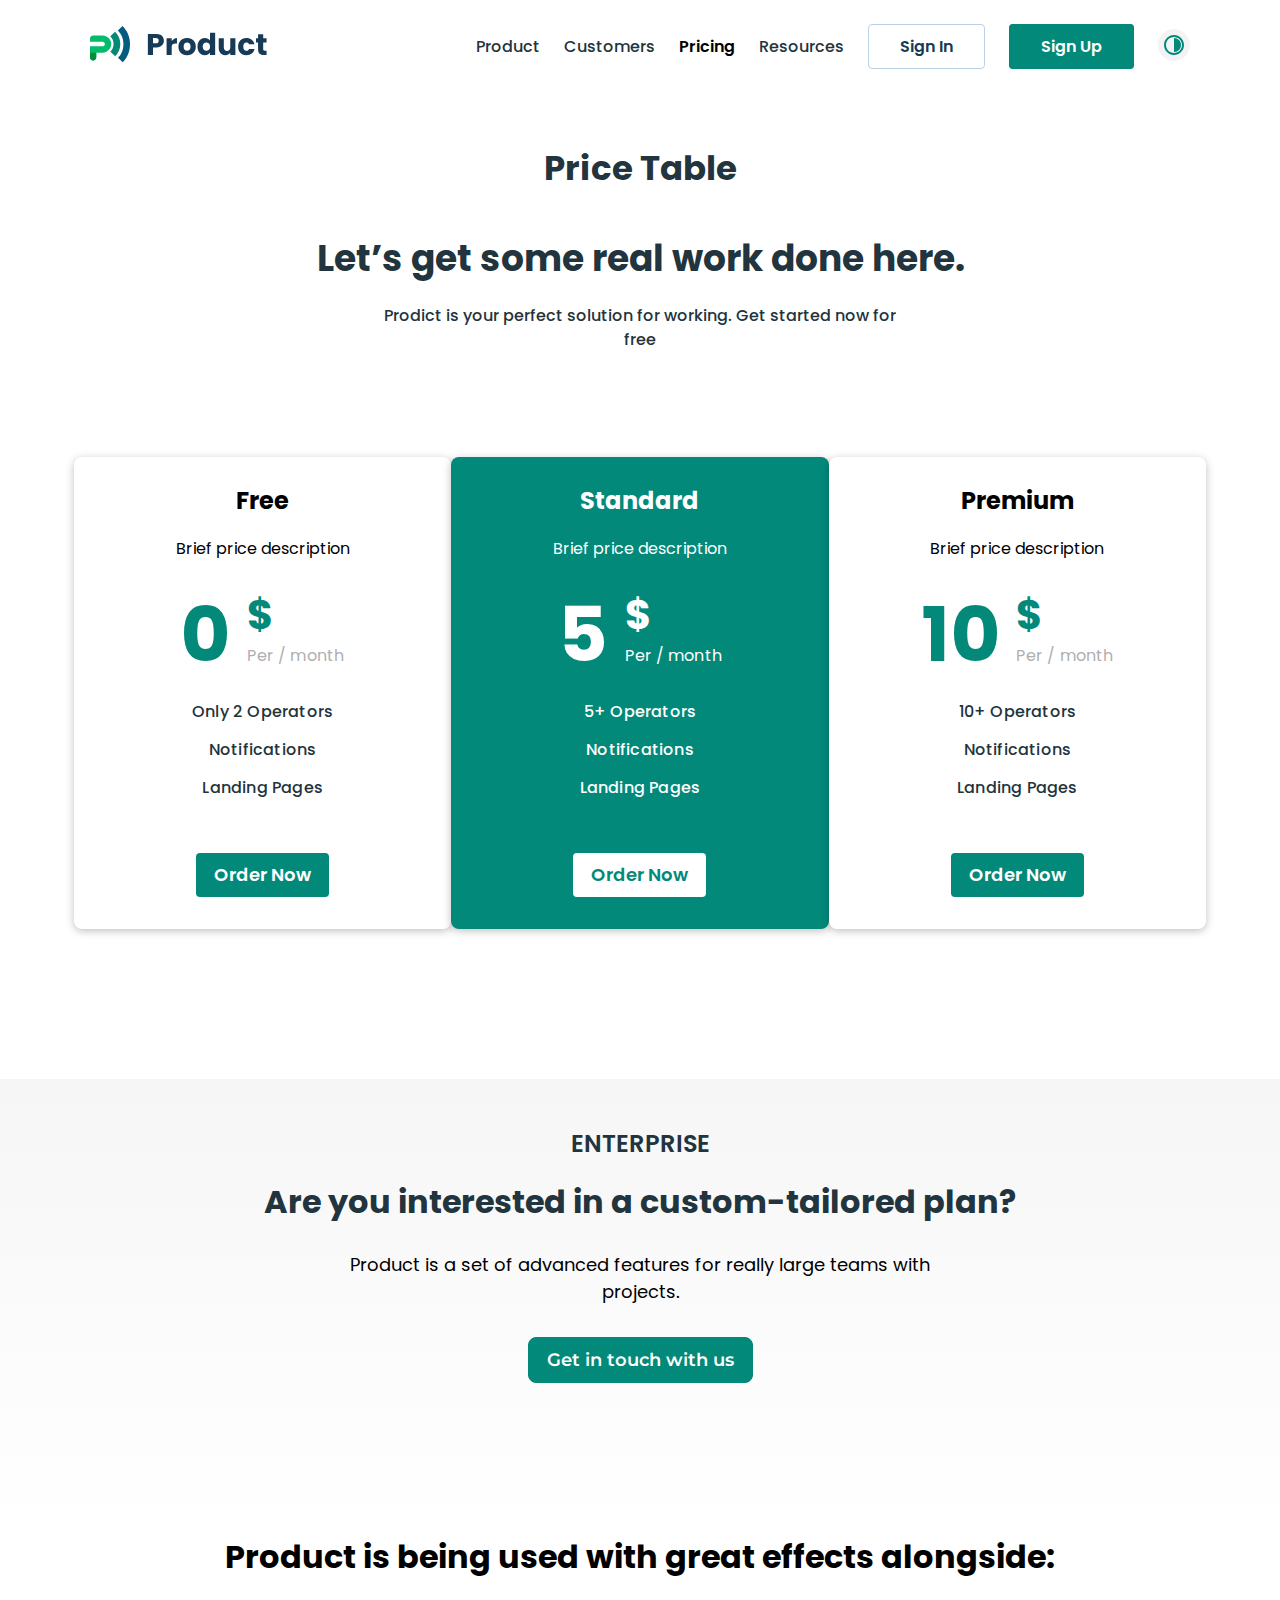
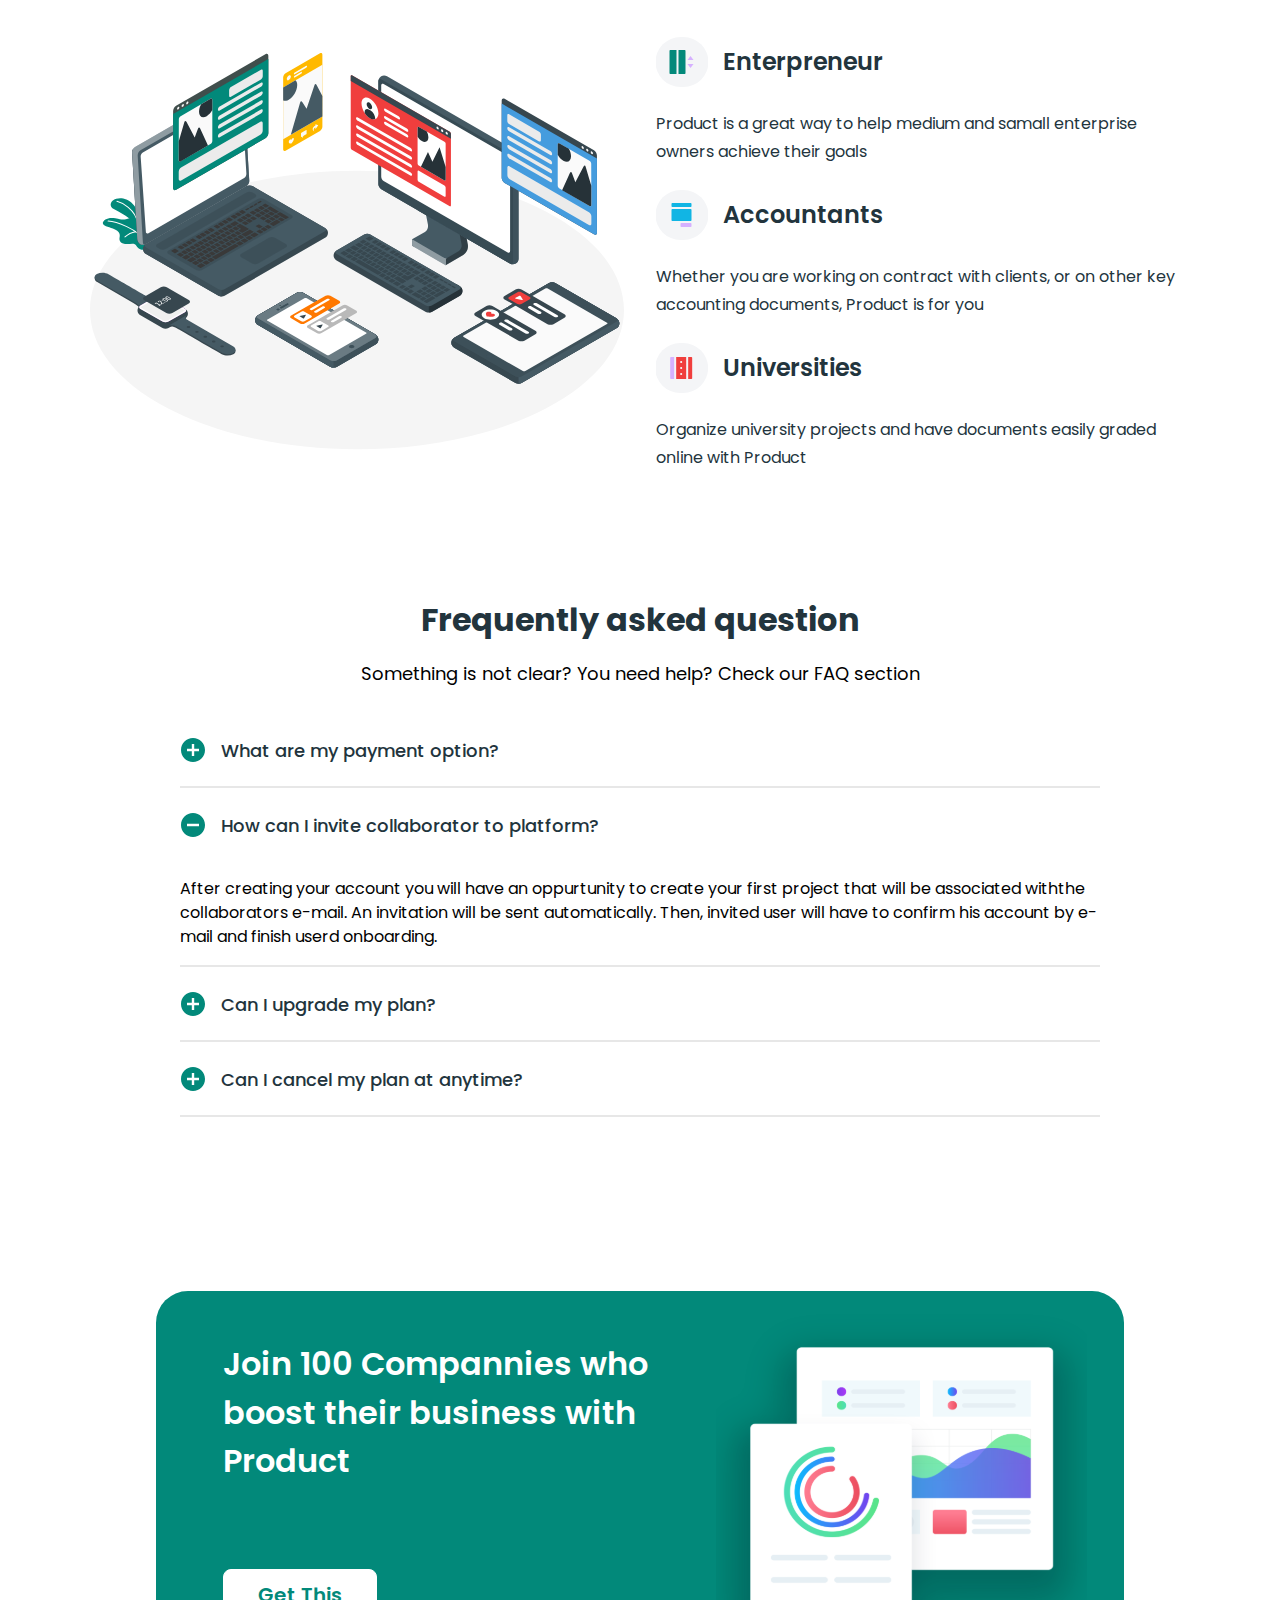
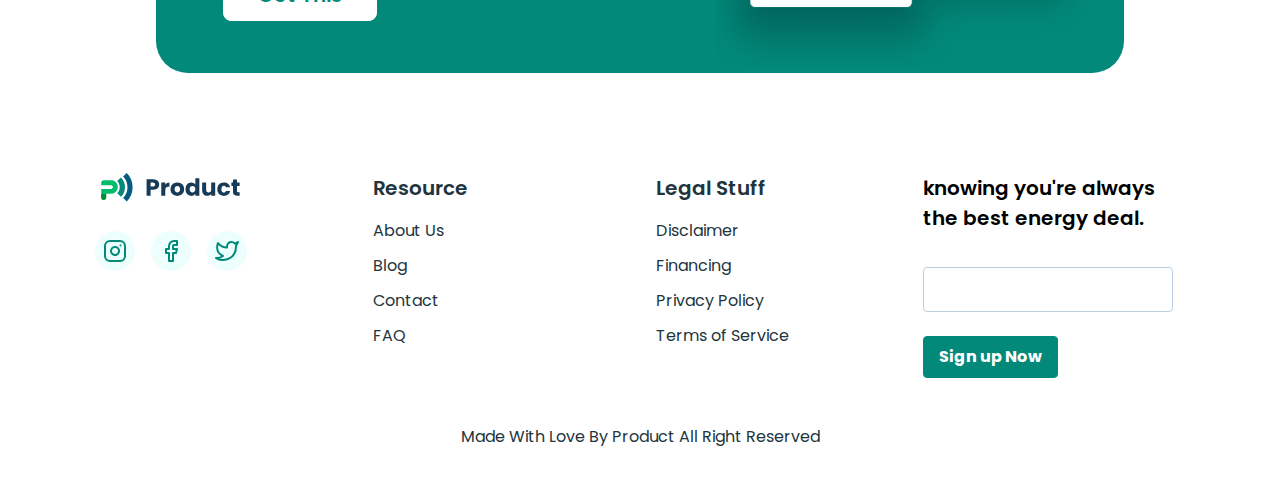
<file: pricing.html>
<!DOCTYPE html>
<html lang="en">
<head>
  <meta charset="UTF-8">
  <meta http-equiv="X-UA-Compatible" content="IE=edge">
  <meta name="viewport" content="width=device-width, initial-scale=1.0">
  <title>Document</title>
  <!-- icon -->
  <link href='https://unpkg.com/boxicons@2.0.9/css/boxicons.min.css' rel='stylesheet'>
  <!-- icon -->
  <link rel="stylesheet" href="css/normalize.css">
  <link rel="stylesheet" href="css/flexboxgrid.css">
  <link rel="stylesheet" href="css/style.css">
  <link rel="stylesheet" href="css/pricing.css">
</head>
<body>
  <section id="site-hero" class="site-hero">
    <header class="site-header">
      <div class="site-header__container container">
        <div class="site-header__contents">
          <a class="site-header__logo-link" href="index.html">
            <img src="img/product-log.svg" alt="logo">
          </a>
          <nav class="site-header__navbar nav">
            <ul class="nav__list">
              <li class="nav__item"><a class="nav__link" href="index.html">product</a></li>
              <li class="nav__item"><a class="nav__link" href="customer.html">Customers</a></li>
              <li class="nav__item nav__item--active"><a class="nav__link" href="pricing.html">Pricing</a></li>
              <li class="nav__item"><a class="nav__link" href="resors.html">Resources</a></li>
              <li class="nav__item"><a class="nav__btns" href="#">Sign In</a></li>
              <li class="nav__item"><a class="nav__btnss" href="#">Sign Up</a></li>
              <li class="nav__item"><button class="nav__btn"><img src="img/button-dark.svg" alt="button-dark"></button></li>
            </ul>
          </nav>
          <div class="site-header__icons">
            <button class="site-header__icon"><i class='bx bx-menu'></i></button>
            </div>
        </div>
      </div>
    </header>
    </section>
    <main>
      <section id="pricing" class="pricing">
        <div class="pricing__container container">
          <div class="pricing__titles">
            <h2 class="pricing__title center-xs">Price Table</h2>
            <h3 class="pricing__subtitles center-xs">Let’s get some real work done here.</h3>
            <p class="pricing__text pricing__subject center-xs center-md">Prodict is your perfect solution for working. Get started now for free</p>
          </div>
          <div class="pricing-contens">
          <div class="pricing__lists row">
            <ul class="pricing__list col-sm-6 col-md-4">
              <li class="pricing__item"><h3 class="pricing__subtitle center-xs">Free</h3></li>
              <li class="pricing__item"><p class="pricing__subtext center-xs">Brief price description</p></li>
              <li class="pricing__item"><p class="pricing__zero center-xs">0 <sup class="pricing__dollor center-xs">$</sup><span class="pricing__span center-xs">Per / month</span></p></sup></li>
              <li class="pricing__item"><p class="pricing__subtexts center-xs">Only 2 Operators</p>
              <p class="pricing__subtexts center-xs">Notifications</p>
              <p class="pricing__subtexts center-xs">Landing Pages</p></li>
              <li class="pricing__item"><div class="pricing__links row center-xs"><a class="pricing__link" href="#">Order Now</a></div></li>
            </ul>
            <ul class="pricing__list col-sm-6 col-md-4 pricing__list--active">
              <li class="pricing__item"><h3 class="pricing__subtitle pricing__subtitle--active center-xs">Standard</h3></li>
              <li class="pricing__item"><p class="pricing__subtext pricing__subtext--active center-xs">Brief price description</p></li>
              <li class="pricing__item"><p class="pricing__zero pricing__zero--active center-xs">5 <sup class="pricing__dollor pricing__dollor--active center-xs">$</sup><span class="pricing__span pricing__span--active center-xs">Per / month</span></p></sup></li>
              <li class="pricing__item"><p class="pricing__subtexts pricing__subtexts--active center-xs">5+ Operators</p>
              <p class="pricing__subtexts pricing__subtexts--active center-xs">Notifications</p>
              <p class="pricing__subtexts pricing__subtexts--active center-xs">Landing Pages</p></li>
              <li class="pricing__item"><div class="pricing__links row center-xs"><a class="pricing__link pricing__link--active" href="#">Order Now</a></div></li>
            </ul>
            <ul class="pricing__list col-sm-6 col-md-4">
              <li class="pricing__item"><h3 class="pricing__subtitle center-xs">Premium</h3></li>
              <li class="pricing__item"><p class="pricing__subtext center-xs">Brief price description</p></li>
              <li class="pricing__item"><p class="pricing__zero center-xs">10 <sup class="pricing__dollor center-xs">$</sup><span class="pricing__span center-xs">Per / month</span></p></sup></li>
              <li class="pricing__item"><p class="pricing__subtexts center-xs">10+ Operators</p>
              <p class="pricing__subtexts center-xs">Notifications</p>
              <p class="pricing__subtexts center-xs">Landing Pages</p></li>
              <li class="pricing__item"><div class="pricing__links row center-xs"><a class="pricing__link" href="#">Order Now</a></div></li>
            </ul>
          </div>
          </div>
        </div>
      </section>
      <section class="plan" id="plan">
        <div class="plan__container container">
          <div class="plan__contens">
            <h2 class="plan__title center-xs">ENTERPRISE</h2>
            <h3 class="plan__subtitle center-xs">Are you interested  in a custom-tailored plan?</h3>
            <p class="plan__text center-xs">Product is a set of advanced features for really large teams with projects.</p>
            <div class="plan__btns row center-xs">
            <a class="plan__btn" href="#">Get in touch with us</a>
            </div>
            </div>
          </div>
      </section>
      <section id="used" class="used">
        <div class="used__container container">
          <div class="used__contents">
            <h2 class="used__title center-xs">Product is being used with great effects alongside:</h2>
            <div class="used__content row middle-md">
              <div class="used__imgs col-md-6">
                <img class="used__img-mobile" src="img/mobile.svg" alt="mobile">
                <img class="used__img-desktop" src="img/desktop.svg" alt="desktop">
              </div>
              <div class="used__lists col-md-6">
                <ul class="used__list">
                  <li class="used__item"><h3 class="used__subtitle">Enterpreneur</h3>
                  <p class="used__text">Product is a great way to help medium and samall enterprise owners achieve their goals</p></li>
                  <li class="used__item"><h3 class="used__subtitle">Accountants</h3>
                  <p class="used__text">Whether you are working on contract with clients, or on other key accounting documents, Product is for you</p></li>
                  <li class="used__item"><h3 class="used__subtitle">Universities</h3>
                  <p class="used__text">Organize university projects and have documents easily graded online with Product</p></li>
                </ul>
              </div>
            </div>
          </div>
        </div>
      </section>
      <section id="asked" class="asked">
        <div class="asked__container container">
          <div class="asked__titles">
            <h2 class="asked__title center-xs">Frequently asked question</h2>
            <p class="asked__text center-xs">Something is not clear? You need help? Check our FAQ section</p>
          </div>
          <div class="asked__ilsts">
            <ul class="asked__list"> 
              <li class="asked__item"><p class="asked__subtext">What are my payment option?</p></li>
              <li class="asked__item"><p class="asked__subtext">How can I invite collaborator to platform?</p>
              <p class="asked__subject">After creating your account you will have an oppurtunity to create your first project that will be associated withthe collaborators e-mail. An invitation  will be sent automatically. Then, invited user will have to confirm his account by e-mail and finish userd onboarding.</p></li>
              <li class="asked__item"><p class="asked__subtext">Can I upgrade my plan?</p></li>
              <li class="asked__item"><p class="asked__subtext">Can I cancel my plan at anytime?</p></li>
            </ul>
          </div>
        </div>
      </section>
      <section id="subscribe subs">
        <div class="subs__container container">
          <div class="subs__contents row">
            <div class="subs__titles col-xs-12 col-md-6">
              <h2 class="subs__title center-xs">Join 100 Compannies who boost their business with Product</h2>
              <div class="subs__btns row center-xs start-md">
              <a class="subs__btn" href="#">Get This</a>
              </div>
            </div>
            <div class="subs__imgs col-xs-12 col-md-6">
              <img src="img/subs-img.svg" alt="subs">
            </div>
          </div>
        </div>
      </section>
    </main>
    <footer id="fot" class="fot">
      <div class="fot__container container">
        <div class="fot__content row center-xs start-md"> 
          <div class="fot__socialmedia socialmedia col-md-3">
            <a class="socialmedia__logo-link" href="#">
              <img class="socialmedia__logo" src="img/product-log.svg" alt="logo">
            </a>
            <ul class="fot__list socialmedia__list row center-xs">
              <li class="socialmedia__item"><a class="socialmedia__link" href="#" target="_blank"><img src="img/fot-icon-insta.svg" alt="fot-icon-insta"></a></li>
              <li class="socialmedia__item"><a class="socialmedia__link" href="#" target="_blank"><img src="img/fot-icon-facebook.svg" alt="fot-icon-insta"></a></li>
              <li class="socialmedia__item"><a class="socialmedia__link" href="#"
                target="_blank"><img src="img/fot-icon-twitter.svg" alt="fot-icon-insta"></a></li>
            </ul>
          </div>
          <ul class="fot__list col-xs-12 col-md-3">
            <li class="fot__item fot__item--active"><a class="fot__link" href="#">Resource</a></li>
            <li class="fot__item"><a class="fot__link" href="#">About Us</a></li>
            <li class="fot__item"><a class="fot__link" href="#">Blog</a></li>
            <li class="fot__item"><a class="fot__link" href="#">Contact</a></li>
            <li class="fot__item"><a class="fot__link" href="#">FAQ</a></li>
          </ul>
          <ul class="fot__list col-xs-12 col-md-3">
            <li class="fot__item fot__item--active"><a class="fot__link" href="#">Legal Stuff</a></li>
            <li class="fot__item"><a class="fot__link" href="#">Disclaimer</a></li>
            <li class="fot__item"><a class="fot__link" href="#">Financing</a></li>
            <li class="fot__item"><a class="fot__link" href="#">Privacy Policy</a></li>
            <li class="fot__item"><a class="fot__link" href="#">Terms of Service</a></li>
          </ul>
          <div class="fot__formgroup form row col-md-3">
            <form action="https://echo.htmlacademy.ru/" method="POST">
            <h4 class="form__title">knowing you're always the best energy deal.</h4>
            <input class="form__inp" type="email" name="email" required><br>
            <button class="form__btn" type="submit">Sign up Now</button>
            </form>
          </div>
          <p class="fot__texts">Made With Love By Product All Right Reserved</p>
        </div>
      </div>
    </footer>
    <script src="js/main.js"></script>
</body>
</html>
</file>
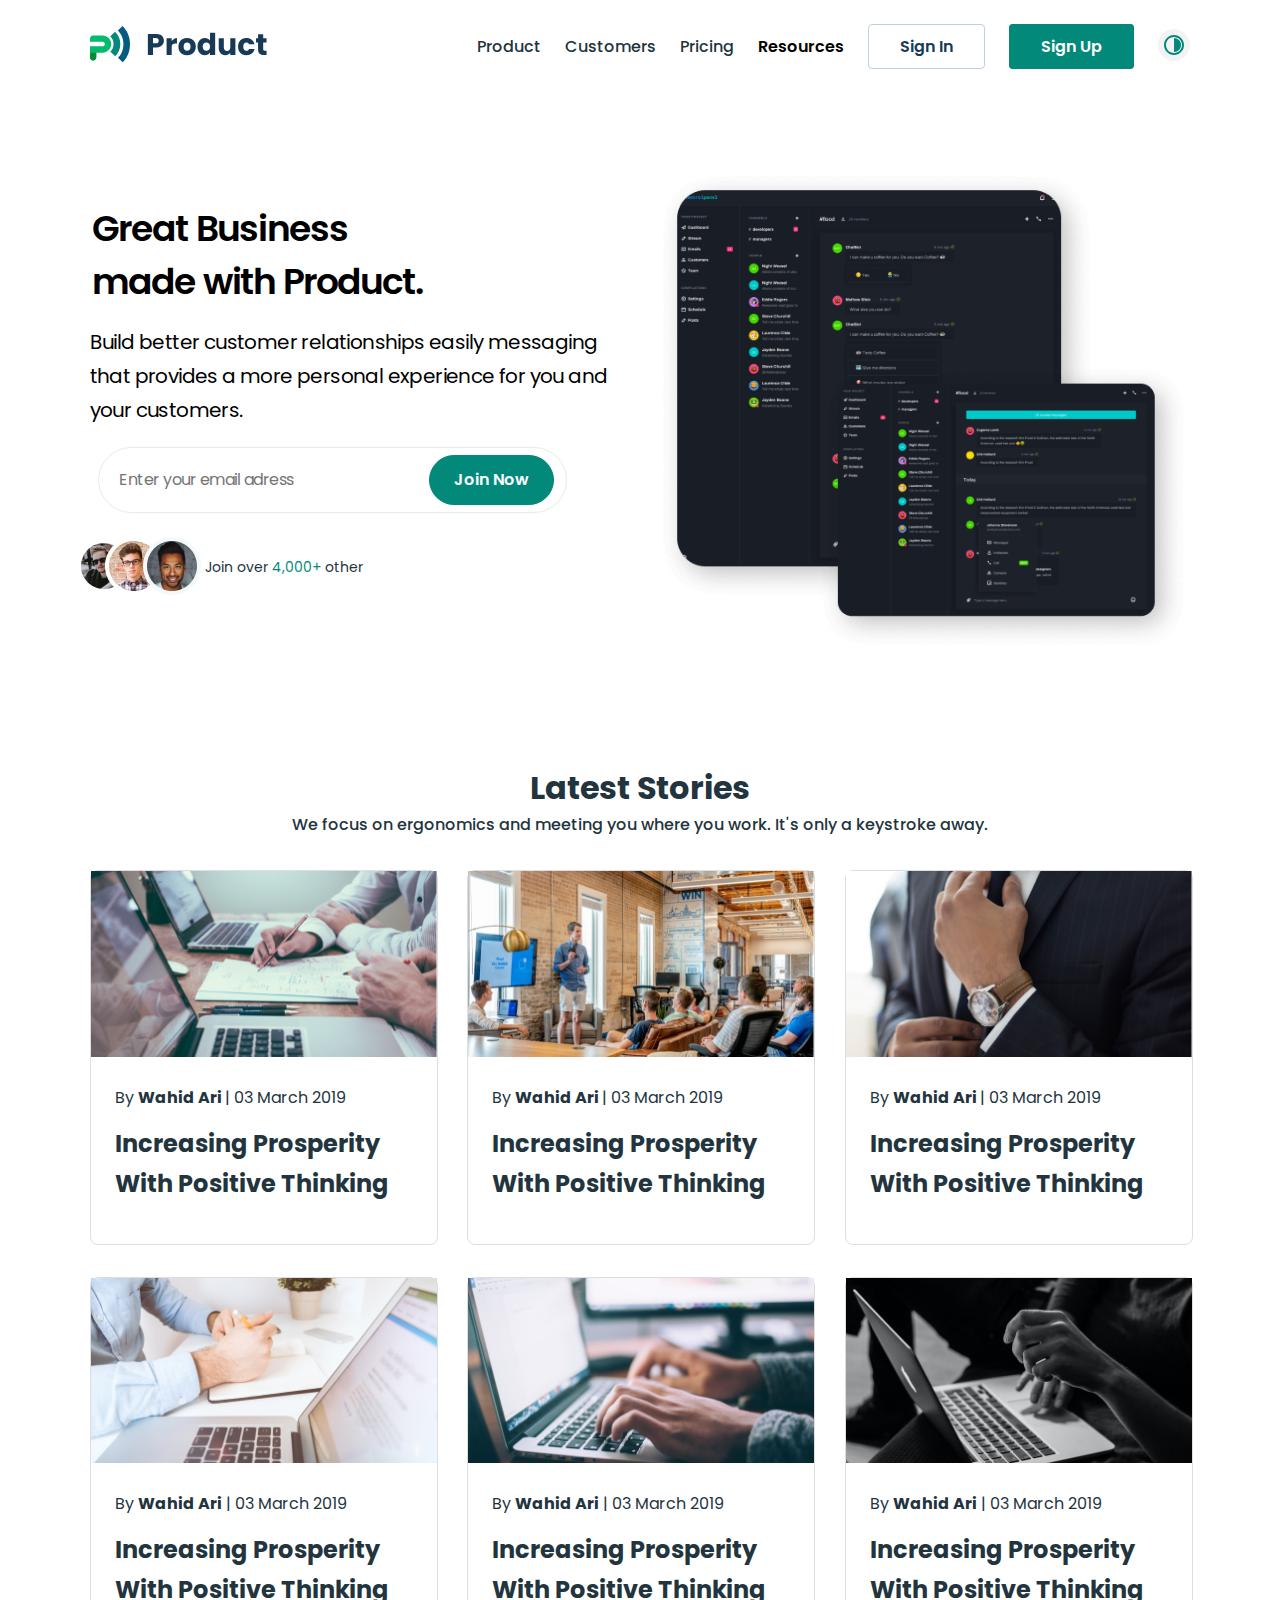
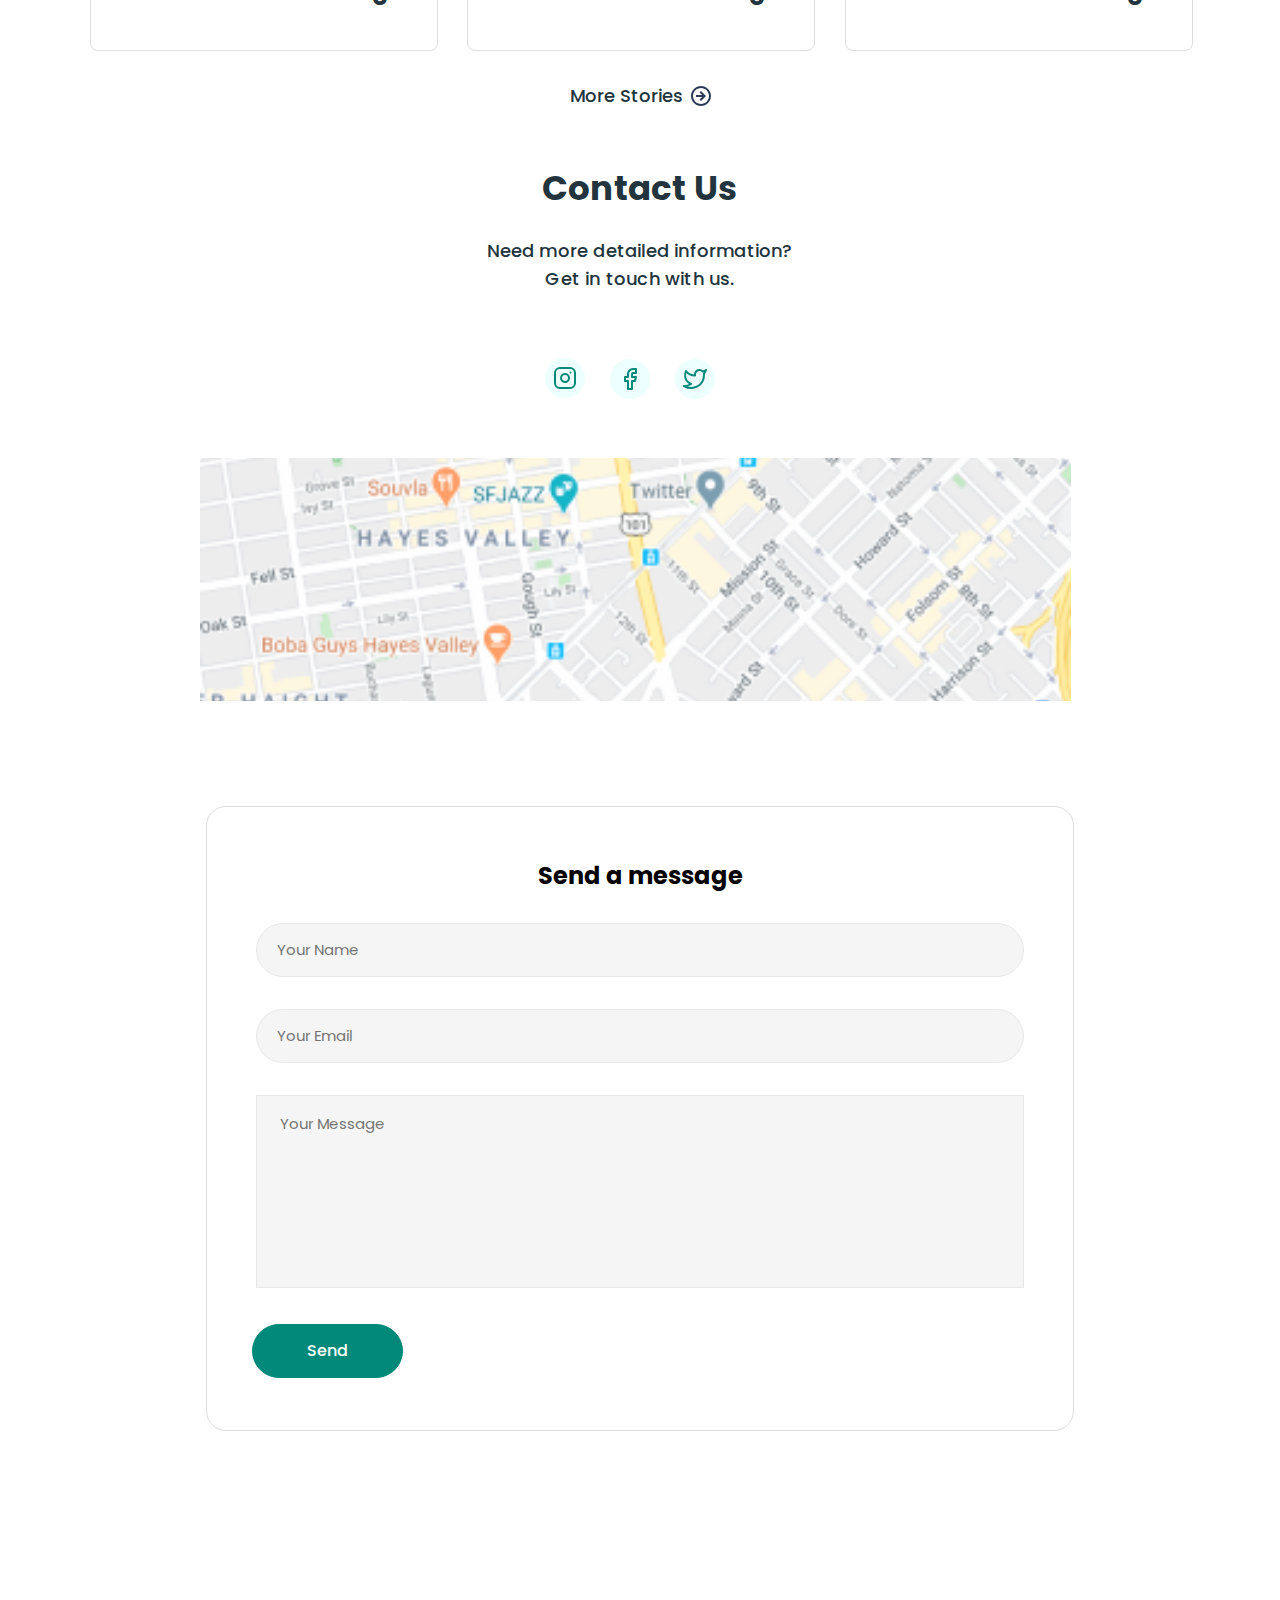
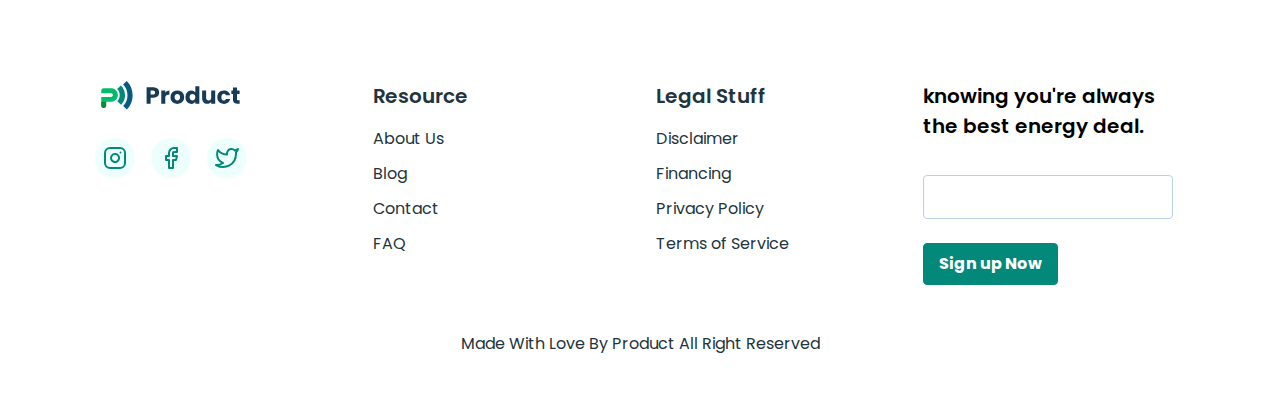
<file: resors.html>
<!DOCTYPE html>
<html lang="en">
<head>
  <meta charset="UTF-8">
  <meta http-equiv="X-UA-Compatible" content="IE=edge">
  <meta name="viewport" content="width=device-width, initial-scale=1.0">
  <title>Document</title>
  <!-- icon -->
  <link href='https://unpkg.com/boxicons@2.0.9/css/boxicons.min.css' rel='stylesheet'>
  <!-- icon -->
  <link rel="stylesheet" href="css/normalize.css">
  <link rel="stylesheet" href="css/flexboxgrid.css">
  <link rel="stylesheet" href="css/style.css">
  <link rel="stylesheet" href="css/resors.css">
</head>
<body>
  <section id="resors-hero resors" class="resors">
    <header class="site-header">
      <div class="site-header__container container">
        <div class="site-header__contents">
          <a class="site-header__logo-link" href="index.html">
            <img src="img/product-log.svg" alt="logo">
          </a>
          <nav class="site-header__navbar nav">
            <ul class="nav__list">
              <li class="nav__item"><a class="nav__link" href="index.html">product</a></li>
              <li class="nav__item"><a class="nav__link" href="customer.html">Customers</a></li>
              <li class="nav__item"><a class="nav__link" href="pricing.html">Pricing</a></li>
              <li class="nav__item nav__item--active"><a class="nav__link" href="resors.html">Resources</a></li>
              <li class="nav__item"><a class="nav__btns" href="#">Sign In</a></li>
              <li class="nav__item"><a class="nav__btnss" href="#">Sign Up</a></li>
              <li class="nav__item"><button class="nav__btn"><img src="img/button-dark.svg" alt="button-dark"></button></li>
            </ul>
          </nav>
          <div class="site-header__icons">
            <button class="site-header__icon"><i class='bx bx-menu'></i></button>
            </div>
        </div>
      </div>
    </header>
    <div class="resors__content">
      <div class="resors__container container">
        <div class="resors__des row center-xs middle-md">
          <div class="resors__dess col-md-6">
        <div class="resors__titles row center-xs">
          <h2 class="resors__title center-xs start-md">Great Business made with Product.</h2>
          <p class="resors__text center-xs start-md">Build better customer relationships easily messaging that provides a more personal experience for you and your customers.</p>
        </div>
        <div class="resors__formgroup">
          <form action="https://echo.htmlacademy.ru/" method="POST">
          <div class="resors__form">
            <label for="email">
            <input class="resors__input" type="email" name="email" id="email" required placeholder="Enter your email adress">
            <button class="resors__btn" type="submit">Join Now</button>
          </label>
          </div>
          </form>
        </div>
        <div class="resors__join row middle-xs">
          <ul class="resors__list row middle-xs">
            <li class="resors__item"><img src="img/res-img-three.png" alt="res-img-one"></li>
            <li class="resors__item"><img src="img/res-img-two.png" alt="res-img-two"></li>
            <li class="resors__item"><img src="img/res-img-one.png" alt="res-img-three"></li>
          </ul>
          <div class="resors__subtexts">
            <p class="resors__subtext">Join over <span class="resors__subtextgreen">4,000+</span> other</p>
          </div>
        </div>
        </div>
        <div class="resors__imgs col-md-6">
          <img class="resors__img-desktop" src="img/res-img-desktop.png" alt="res-img-desktop">
          <img class="resors__img-mobile" src="img/res-img-mobile.png" alt="res-img-mobile">
        </div>
        </div>
      </div>
    </div>
    <main>
      <section id="stores" class="stores">
        <div class="stores__container container">
          <div class="stores__contents">
            <div class="stores__titles">
              <h2 class="stores__title center-xs">Latest Stories</h2>
              <p class="stores__subtitle center-xs">We focus on ergonomics and meeting you where you work. It's only a keystroke away.</p>
            </div>
            <div class="stores__lists">
              <ul class="stores__list row"> 
                <li class="stores__item col-md-4"><div class="stores__inner stores-inner">
                  <img class="stores__img" src="img/stores-img-one.png" alt="stores-img-one">
                  <p class="stores__text">By <span class="stores__wahid"> Wahid Ari </span> |  <time datetime="2021-10-08">03 March 2019</time></p>
                  <h3 class="stores-inner__title">Increasing Prosperity With Positive Thinking</h3>
                </div></li>
                <li class="stores__item col-md-4"><div class="stores__inner stores-inner">
                  <img class="stores__img" src="img/stores-img-two.png" alt="stores-img-one">
                  <p class="stores__text">By <span class="stores__wahid"> Wahid Ari </span>|  <time datetime="2021-10-08">03 March 2019</time></p>
                  <h3 class="stores-inner__title">Increasing Prosperity With Positive Thinking</h3>
                </div></li>
                <li class="stores__item col-md-4"><div class="stores__inner stores-inner">
                  <img class="stores__img" src="img/stores-img-three.png" alt="stores-img-one">
                  <p class="stores__text"> By <span class="stores__wahid"> Wahid Ari </span>|  <time datetime="2021-10-08">03 March 2019</time></p>
                  <h3 class="stores-inner__title">Increasing Prosperity With Positive Thinking</h3>
                </div></li>
                <li class="stores__item col-md-4"><div class="stores__inner stores-inner">
                  <img class="stores__img" src="img/stores-img-four.png" alt="stores-img-one">
                  <p class="stores__text">By <span class="stores__wahid"> Wahid Ari</span> |  <time datetime="2021-10-08">03 March 2019</time></p>
                  <h3 class="stores-inner__title">Increasing Prosperity With Positive Thinking</h3>
                </div></li>
                <li class="stores__item col-md-4"><div class="stores__inner stores-inner">
                  <img class="stores__img" src="img/stores-img-fife.png" alt="stores-img-one">
                  <p class="stores__text">By <span class="stores__wahid"> Wahid Ari</span> |  <time datetime="2021-10-08">03 March 2019</time></p>
                  <h3 class="stores-inner__title">Increasing Prosperity With Positive Thinking</h3>
                </div></li>
                <li class="stores__item col-md-4"><div class="stores__inner stores-inner">
                  <img class="stores__img" src="img/stores-img-six.png" alt="stores-img-one">
                  <p class="stores__text">By <span class="stores__wahid"> Wahid Ari</span> |  <time datetime="2021-10-08">03 March 2019</time></p>
                  <h3 class="stores-inner__title">Increasing Prosperity With Positive Thinking</h3>
                </div></li>
              </ul>
              <p class="stores__bottomtext center-xs">More Stories</p>
            </div>
          </div>
        </div>
      </section>
      <section id="contact" class="contact">
        <div class="contact__container container">  
          <div class="contact__des">
            <h2 class="contact__title center-xs">Contact Us</h2>
            <div class="contact__lists">
            <ul class="contact__list list-mobile row center-xs">
              <li class="list-mobile__item"><a class="list-mobile__link" href="#" target="_blank"><img src="img/twitter-mobile.svg" alt="twitter-mobile"></a></li>
              <li class="list-mobile__item"><a class="list-mobile__link" href="#" target="_blank"><img src="img/facebook-mobile.svg" alt="twitter-mobile"></a></li>
              <li class="list-mobile__item"><a class="list-mobile__link" href="#" target="_blank"><img src="img/linkedin-mobile.svg" alt="twitter-mobile"></a></li>
            </ul>
            </div>
            <p class="contact__text center-xs">Need more detailed information? Get in touch with us.</p>
            <ul class="contact__list list-desktop row center-md"> 
              <li class="list-desktop__item"><a class="list-desktop__link" href="#" target="_blank"><img src="img/fot-icon-insta.svg" alt="insta"></a></li>
              <li class="list-desktop__item"><a class="list-desktop__link" href="#" target="_blank"><img src="img/fot-icon-facebook.svg" alt="insta"></a></li>
              <li class="list-desktop__item"><a class="list-desktop__link" href="#" target="_blank"><img src="img/fot-icon-twitter.svg" alt="insta"></a></li>
            </ul>
            <img class="contact__maps" src="img/maps.png" alt="maps">
          </div>
        </div>
      </section>
      <section id="send" class="send">
        <div class="send__container container">
          <div class="send__contents">
            <h2 class="send__title center-xs">Send a message</h2>
            <form class="send__form row center-xs" action="https://echo.htmlacademy.ru/" method="post">
              <div class="send__form-group form-group">  
                <label for="name">
                  <input class="send__input" type="text" id="name" name="name" placeholder="Your Name" required>
                </label>
                <div class="form-group">
                  <label for="email">
                    <input class="send__input" type="email" id="email" name="email" placeholder="Your Email" required>
                  </label>
                </div>
                <div class="form-group">
                  <textarea class="send__area" name="mesaage" placeholder="Your Message" required></textarea>
                </div>
              </div>
            </form>
            <div class="send__btns">
              <button class="send__btn" type="submit">Send</button>
            </div>
          </div>
        </div>
      </section>
    </main>
  </section>
  <footer id="fot" class="fot">
    <div class="fot__container container">
      <div class="fot__content row center-xs start-md"> 
        <div class="fot__socialmedia socialmedia col-md-3">
          <a class="socialmedia__logo-link" href="#">
            <img class="socialmedia__logo" src="img/product-log.svg" alt="logo">
          </a>
          <ul class="fot__list socialmedia__list row center-xs">
            <li class="socialmedia__item"><a class="socialmedia__link" href="#" target="_blank"><img src="img/fot-icon-insta.svg" alt="fot-icon-insta"></a></li>
            <li class="socialmedia__item"><a class="socialmedia__link" href="#" target="_blank"><img src="img/fot-icon-facebook.svg" alt="fot-icon-insta"></a></li>
            <li class="socialmedia__item"><a class="socialmedia__link" href="#"
              target="_blank"><img src="img/fot-icon-twitter.svg" alt="fot-icon-insta"></a></li>
          </ul>
        </div>
        <ul class="fot__list col-xs-12 col-md-3">
          <li class="fot__item fot__item--active"><a class="fot__link" href="#">Resource</a></li>
          <li class="fot__item"><a class="fot__link" href="#">About Us</a></li>
          <li class="fot__item"><a class="fot__link" href="#">Blog</a></li>
          <li class="fot__item"><a class="fot__link" href="#">Contact</a></li>
          <li class="fot__item"><a class="fot__link" href="#">FAQ</a></li>
        </ul>
        <ul class="fot__list col-xs-12 col-md-3">
          <li class="fot__item fot__item--active"><a class="fot__link" href="#">Legal Stuff</a></li>
          <li class="fot__item"><a class="fot__link" href="#">Disclaimer</a></li>
          <li class="fot__item"><a class="fot__link" href="#">Financing</a></li>
          <li class="fot__item"><a class="fot__link" href="#">Privacy Policy</a></li>
          <li class="fot__item"><a class="fot__link" href="#">Terms of Service</a></li>
        </ul>
        <div class="fot__formgroup form row col-md-3">
          <form action="https://echo.htmlacademy.ru/" method="POST">
          <h4 class="form__title">knowing you're always the best energy deal.</h4>
          <input class="form__inp" type="email" name="email" required><br>
          <button class="form__btn" type="submit">Sign up Now</button>
          </form>
        </div>
        <p class="fot__texts">Made With Love By Product All Right Reserved</p>
      </div>
    </div>
  </footer>
  <script src="js/main.js"></script>
</body>
</html>
</file>
<file: css/flexboxgrid.css>
/* Uncomment and set these variables to customize the grid. */

.container-fluid {
  margin-right: auto;
  margin-left: auto;
  padding-right: 2rem;
  padding-left: 2rem;
}

.row {
  box-sizing: border-box;
  display: -ms-flexbox;
  display: -webkit-box;
  display: flex;
  -ms-flex: 0 1 auto;
  -webkit-box-flex: 0;
  flex: 0 1 auto;
  -ms-flex-direction: row;
  -webkit-box-orient: horizontal;
  -webkit-box-direction: normal;
  flex-direction: row;
  -ms-flex-wrap: wrap;
  flex-wrap: wrap;
  margin-right: -1rem;
  margin-left: -1rem;
}

.row.reverse {
  -ms-flex-direction: row-reverse;
  -webkit-box-orient: horizontal;
  -webkit-box-direction: reverse;
  flex-direction: row-reverse;
}

.col.reverse {
  -ms-flex-direction: column-reverse;
  -webkit-box-orient: vertical;
  -webkit-box-direction: reverse;
  flex-direction: column-reverse;
}

.col-xs,
.col-xs-1,
.col-xs-2,
.col-xs-3,
.col-xs-4,
.col-xs-5,
.col-xs-6,
.col-xs-7,
.col-xs-8,
.col-xs-9,
.col-xs-10,
.col-xs-11,
.col-xs-12 {
  box-sizing: border-box;
  -ms-flex: 0 0 auto;
  -webkit-box-flex: 0;
  flex: 0 0 auto;
  padding-right: 1rem;
  padding-left: 1rem;
}

.col-xs {
  -webkit-flex-grow: 1;
  -ms-flex-positive: 1;
  -webkit-box-flex: 1;
  flex-grow: 1;
  -ms-flex-preferred-size: 0;
  flex-basis: 0;
  max-width: 100%;
}

.col-xs-1 {
  -ms-flex-preferred-size: 8.333%;
  flex-basis: 8.333%;
  max-width: 8.333%;
}

.col-xs-2 {
  -ms-flex-preferred-size: 16.667%;
  flex-basis: 16.667%;
  max-width: 16.667%;
}

.col-xs-3 {
  -ms-flex-preferred-size: 25%;
  flex-basis: 25%;
  max-width: 25%;
}

.col-xs-4 {
  -ms-flex-preferred-size: 33.333%;
  flex-basis: 33.333%;
  max-width: 33.333%;
}

.col-xs-5 {
  -ms-flex-preferred-size: 41.667%;
  flex-basis: 41.667%;
  max-width: 41.667%;
}

.col-xs-6 {
  -ms-flex-preferred-size: 50%;
  flex-basis: 50%;
  max-width: 50%;
}

.col-xs-7 {
  -ms-flex-preferred-size: 58.333%;
  flex-basis: 58.333%;
  max-width: 58.333%;
}

.col-xs-8 {
  -ms-flex-preferred-size: 66.667%;
  flex-basis: 66.667%;
  max-width: 66.667%;
}

.col-xs-9 {
  -ms-flex-preferred-size: 75%;
  flex-basis: 75%;
  max-width: 75%;
}

.col-xs-10 {
  -ms-flex-preferred-size: 83.333%;
  flex-basis: 83.333%;
  max-width: 83.333%;
}

.col-xs-11 {
  -ms-flex-preferred-size: 91.667%;
  flex-basis: 91.667%;
  max-width: 91.667%;
}

.col-xs-12 {
  -ms-flex-preferred-size: 100%;
  flex-basis: 100%;
  max-width: 100%;
}

.col-xs-offset-1 {
  margin-left: 8.333%;
}

.col-xs-offset-2 {
  margin-left: 16.667%;
}

.col-xs-offset-3 {
  margin-left: 25%;
}

.col-xs-offset-4 {
  margin-left: 33.333%;
}

.col-xs-offset-5 {
  margin-left: 41.667%;
}

.col-xs-offset-6 {
  margin-left: 50%;
}

.col-xs-offset-7 {
  margin-left: 58.333%;
}

.col-xs-offset-8 {
  margin-left: 66.667%;
}

.col-xs-offset-9 {
  margin-left: 75%;
}

.col-xs-offset-10 {
  margin-left: 83.333%;
}

.col-xs-offset-11 {
  margin-left: 91.667%;
}

.start-xs {
  -ms-flex-pack: start;
  -webkit-box-pack: start;
  justify-content: flex-start;
  text-align: start;
}

.center-xs {
  -ms-flex-pack: center;
  -webkit-box-pack: center;
  justify-content: center;
  text-align: center;
}

.end-xs {
  -ms-flex-pack: end;
  -webkit-box-pack: end;
  justify-content: flex-end;
  text-align: end;
}

.top-xs {
  -ms-flex-align: start;
  -webkit-box-align: start;
  align-items: flex-start;
}

.middle-xs {
  -ms-flex-align: center;
  -webkit-box-align: center;
  align-items: center;
}

.bottom-xs {
  -ms-flex-align: end;
  -webkit-box-align: end;
  align-items: flex-end;
}

.around-xs {
  -ms-flex-pack: distribute;
  justify-content: space-around;
}

.between-xs {
  -ms-flex-pack: justify;
  -webkit-box-pack: justify;
  justify-content: space-between;
}

.first-xs {
  -ms-flex-order: -1;
  -webkit-box-ordinal-group: 0;
  order: -1;
}

.last-xs {
  -ms-flex-order: 1;
  -webkit-box-ordinal-group: 2;
  order: 1;
}

@media only screen and (min-width: 48em) {
  .container {
    width: 46rem;
  }

  .col-sm,
  .col-sm-1,
  .col-sm-2,
  .col-sm-3,
  .col-sm-4,
  .col-sm-5,
  .col-sm-6,
  .col-sm-7,
  .col-sm-8,
  .col-sm-9,
  .col-sm-10,
  .col-sm-11,
  .col-sm-12 {
    box-sizing: border-box;
    -ms-flex: 0 0 auto;
    -webkit-box-flex: 0;
    flex: 0 0 auto;
    padding-right: 1rem;
    padding-left: 1rem;
  }

  .col-sm {
    -webkit-flex-grow: 1;
    -ms-flex-positive: 1;
    -webkit-box-flex: 1;
    flex-grow: 1;
    -ms-flex-preferred-size: 0;
    flex-basis: 0;
    max-width: 100%;
  }

  .col-sm-1 {
    -ms-flex-preferred-size: 8.333%;
    flex-basis: 8.333%;
    max-width: 8.333%;
  }

  .col-sm-2 {
    -ms-flex-preferred-size: 16.667%;
    flex-basis: 16.667%;
    max-width: 16.667%;
  }

  .col-sm-3 {
    -ms-flex-preferred-size: 25%;
    flex-basis: 25%;
    max-width: 25%;
  }

  .col-sm-4 {
    -ms-flex-preferred-size: 33.333%;
    flex-basis: 33.333%;
    max-width: 33.333%;
  }

  .col-sm-5 {
    -ms-flex-preferred-size: 41.667%;
    flex-basis: 41.667%;
    max-width: 41.667%;
  }

  .col-sm-6 {
    -ms-flex-preferred-size: 50%;
    flex-basis: 50%;
    max-width: 50%;
  }

  .col-sm-7 {
    -ms-flex-preferred-size: 58.333%;
    flex-basis: 58.333%;
    max-width: 58.333%;
  }

  .col-sm-8 {
    -ms-flex-preferred-size: 66.667%;
    flex-basis: 66.667%;
    max-width: 66.667%;
  }

  .col-sm-9 {
    -ms-flex-preferred-size: 75%;
    flex-basis: 75%;
    max-width: 75%;
  }

  .col-sm-10 {
    -ms-flex-preferred-size: 83.333%;
    flex-basis: 83.333%;
    max-width: 83.333%;
  }

  .col-sm-11 {
    -ms-flex-preferred-size: 91.667%;
    flex-basis: 91.667%;
    max-width: 91.667%;
  }

  .col-sm-12 {
    -ms-flex-preferred-size: 100%;
    flex-basis: 100%;
    max-width: 100%;
  }

  .col-sm-offset-1 {
    margin-left: 8.333%;
  }

  .col-sm-offset-2 {
    margin-left: 16.667%;
  }

  .col-sm-offset-3 {
    margin-left: 25%;
  }

  .col-sm-offset-4 {
    margin-left: 33.333%;
  }

  .col-sm-offset-5 {
    margin-left: 41.667%;
  }

  .col-sm-offset-6 {
    margin-left: 50%;
  }

  .col-sm-offset-7 {
    margin-left: 58.333%;
  }

  .col-sm-offset-8 {
    margin-left: 66.667%;
  }

  .col-sm-offset-9 {
    margin-left: 75%;
  }

  .col-sm-offset-10 {
    margin-left: 83.333%;
  }

  .col-sm-offset-11 {
    margin-left: 91.667%;
  }

  .start-sm {
    -ms-flex-pack: start;
    -webkit-box-pack: start;
    justify-content: flex-start;
    text-align: start;
  }

  .center-sm {
    -ms-flex-pack: center;
    -webkit-box-pack: center;
    justify-content: center;
    text-align: center;
  }

  .end-sm {
    -ms-flex-pack: end;
    -webkit-box-pack: end;
    justify-content: flex-end;
    text-align: end;
  }

  .top-sm {
    -ms-flex-align: start;
    -webkit-box-align: start;
    align-items: flex-start;
  }

  .middle-sm {
    -ms-flex-align: center;
    -webkit-box-align: center;
    align-items: center;
  }

  .bottom-sm {
    -ms-flex-align: end;
    -webkit-box-align: end;
    align-items: flex-end;
  }

  .around-sm {
    -ms-flex-pack: distribute;
    justify-content: space-around;
  }

  .between-sm {
    -ms-flex-pack: justify;
    -webkit-box-pack: justify;
    justify-content: space-between;
  }

  .first-sm {
    -ms-flex-order: -1;
    -webkit-box-ordinal-group: 0;
    order: -1;
  }

  .last-sm {
    -ms-flex-order: 1;
    -webkit-box-ordinal-group: 2;
    order: 1;
  }
}

@media only screen and (min-width: 62em) {
  .container {
    width: 61rem;
  }

  .col-md,
  .col-md-1,
  .col-md-2,
  .col-md-3,
  .col-md-4,
  .col-md-5,
  .col-md-6,
  .col-md-7,
  .col-md-8,
  .col-md-9,
  .col-md-10,
  .col-md-11,
  .col-md-12 {
    box-sizing: border-box;
    -ms-flex: 0 0 auto;
    -webkit-box-flex: 0;
    flex: 0 0 auto;
    padding-right: 1rem;
    padding-left: 1rem;
  }

  .col-md {
    -webkit-flex-grow: 1;
    -ms-flex-positive: 1;
    -webkit-box-flex: 1;
    flex-grow: 1;
    -ms-flex-preferred-size: 0;
    flex-basis: 0;
    max-width: 100%;
  }

  .col-md-1 {
    -ms-flex-preferred-size: 8.333%;
    flex-basis: 8.333%;
    max-width: 8.333%;
  }

  .col-md-2 {
    -ms-flex-preferred-size: 16.667%;
    flex-basis: 16.667%;
    max-width: 16.667%;
  }

  .col-md-3 {
    -ms-flex-preferred-size: 25%;
    flex-basis: 25%;
    max-width: 25%;
  }

  .col-md-4 {
    -ms-flex-preferred-size: 33.333%;
    flex-basis: 33.333%;
    max-width: 33.333%;
  }

  .col-md-5 {
    -ms-flex-preferred-size: 41.667%;
    flex-basis: 41.667%;
    max-width: 41.667%;
  }

  .col-md-6 {
    -ms-flex-preferred-size: 50%;
    flex-basis: 50%;
    max-width: 50%;
  }

  .col-md-7 {
    -ms-flex-preferred-size: 58.333%;
    flex-basis: 58.333%;
    max-width: 58.333%;
  }

  .col-md-8 {
    -ms-flex-preferred-size: 66.667%;
    flex-basis: 66.667%;
    max-width: 66.667%;
  }

  .col-md-9 {
    -ms-flex-preferred-size: 75%;
    flex-basis: 75%;
    max-width: 75%;
  }

  .col-md-10 {
    -ms-flex-preferred-size: 83.333%;
    flex-basis: 83.333%;
    max-width: 83.333%;
  }

  .col-md-11 {
    -ms-flex-preferred-size: 91.667%;
    flex-basis: 91.667%;
    max-width: 91.667%;
  }

  .col-md-12 {
    -ms-flex-preferred-size: 100%;
    flex-basis: 100%;
    max-width: 100%;
  }

  .col-md-offset-1 {
    margin-left: 8.333%;
  }

  .col-md-offset-2 {
    margin-left: 16.667%;
  }

  .col-md-offset-3 {
    margin-left: 25%;
  }

  .col-md-offset-4 {
    margin-left: 33.333%;
  }

  .col-md-offset-5 {
    margin-left: 41.667%;
  }

  .col-md-offset-6 {
    margin-left: 50%;
  }

  .col-md-offset-7 {
    margin-left: 58.333%;
  }

  .col-md-offset-8 {
    margin-left: 66.667%;
  }

  .col-md-offset-9 {
    margin-left: 75%;
  }

  .col-md-offset-10 {
    margin-left: 83.333%;
  }

  .col-md-offset-11 {
    margin-left: 91.667%;
  }

  .start-md {
    -ms-flex-pack: start;
    -webkit-box-pack: start;
    justify-content: flex-start;
    text-align: start;
  }

  .center-md {
    -ms-flex-pack: center;
    -webkit-box-pack: center;
    justify-content: center;
    text-align: center;
  }

  .end-md {
    -ms-flex-pack: end;
    -webkit-box-pack: end;
    justify-content: flex-end;
    text-align: end;
  }

  .top-md {
    -ms-flex-align: start;
    -webkit-box-align: start;
    align-items: flex-start;
  }

  .middle-md {
    -ms-flex-align: center;
    -webkit-box-align: center;
    align-items: center;
  }

  .bottom-md {
    -ms-flex-align: end;
    -webkit-box-align: end;
    align-items: flex-end;
  }

  .around-md {
    -ms-flex-pack: distribute;
    justify-content: space-around;
  }

  .between-md {
    -ms-flex-pack: justify;
    -webkit-box-pack: justify;
    justify-content: space-between;
  }

  .first-md {
    -ms-flex-order: -1;
    -webkit-box-ordinal-group: 0;
    order: -1;
  }

  .last-md {
    -ms-flex-order: 1;
    -webkit-box-ordinal-group: 2;
    order: 1;
  }
}

@media only screen and (min-width: 75em) {
  .container {
    width: 71rem;
  }

  .col-lg,
  .col-lg-1,
  .col-lg-2,
  .col-lg-3,
  .col-lg-4,
  .col-lg-5,
  .col-lg-6,
  .col-lg-7,
  .col-lg-8,
  .col-lg-9,
  .col-lg-10,
  .col-lg-11,
  .col-lg-12 {
    box-sizing: border-box;
    -ms-flex: 0 0 auto;
    -webkit-box-flex: 0;
    flex: 0 0 auto;
    padding-right: 1rem;
    padding-left: 1rem;
  }

  .col-lg {
    -webkit-flex-grow: 1;
    -ms-flex-positive: 1;
    -webkit-box-flex: 1;
    flex-grow: 1;
    -ms-flex-preferred-size: 0;
    flex-basis: 0;
    max-width: 100%;
  }

  .col-lg-1 {
    -ms-flex-preferred-size: 8.333%;
    flex-basis: 8.333%;
    max-width: 8.333%;
  }

  .col-lg-2 {
    -ms-flex-preferred-size: 16.667%;
    flex-basis: 16.667%;
    max-width: 16.667%;
  }

  .col-lg-3 {
    -ms-flex-preferred-size: 25%;
    flex-basis: 25%;
    max-width: 25%;
  }

  .col-lg-4 {
    -ms-flex-preferred-size: 33.333%;
    flex-basis: 33.333%;
    max-width: 33.333%;
  }

  .col-lg-5 {
    -ms-flex-preferred-size: 41.667%;
    flex-basis: 41.667%;
    max-width: 41.667%;
  }

  .col-lg-6 {
    -ms-flex-preferred-size: 50%;
    flex-basis: 50%;
    max-width: 50%;
  }

  .col-lg-7 {
    -ms-flex-preferred-size: 58.333%;
    flex-basis: 58.333%;
    max-width: 58.333%;
  }

  .col-lg-8 {
    -ms-flex-preferred-size: 66.667%;
    flex-basis: 66.667%;
    max-width: 66.667%;
  }

  .col-lg-9 {
    -ms-flex-preferred-size: 75%;
    flex-basis: 75%;
    max-width: 75%;
  }

  .col-lg-10 {
    -ms-flex-preferred-size: 83.333%;
    flex-basis: 83.333%;
    max-width: 83.333%;
  }

  .col-lg-11 {
    -ms-flex-preferred-size: 91.667%;
    flex-basis: 91.667%;
    max-width: 91.667%;
  }

  .col-lg-12 {
    -ms-flex-preferred-size: 100%;
    flex-basis: 100%;
    max-width: 100%;
  }

  .col-lg-offset-1 {
    margin-left: 8.333%;
  }

  .col-lg-offset-2 {
    margin-left: 16.667%;
  }

  .col-lg-offset-3 {
    margin-left: 25%;
  }

  .col-lg-offset-4 {
    margin-left: 33.333%;
  }

  .col-lg-offset-5 {
    margin-left: 41.667%;
  }

  .col-lg-offset-6 {
    margin-left: 50%;
  }

  .col-lg-offset-7 {
    margin-left: 58.333%;
  }

  .col-lg-offset-8 {
    margin-left: 66.667%;
  }

  .col-lg-offset-9 {
    margin-left: 75%;
  }

  .col-lg-offset-10 {
    margin-left: 83.333%;
  }

  .col-lg-offset-11 {
    margin-left: 91.667%;
  }

  .start-lg {
    -ms-flex-pack: start;
    -webkit-box-pack: start;
    justify-content: flex-start;
    text-align: start;
  }

  .center-lg {
    -ms-flex-pack: center;
    -webkit-box-pack: center;
    justify-content: center;
    text-align: center;
  }

  .end-lg {
    -ms-flex-pack: end;
    -webkit-box-pack: end;
    justify-content: flex-end;
    text-align: end;
  }

  .top-lg {
    -ms-flex-align: start;
    -webkit-box-align: start;
    align-items: flex-start;
  }

  .middle-lg {
    -ms-flex-align: center;
    -webkit-box-align: center;
    align-items: center;
  }

  .bottom-lg {
    -ms-flex-align: end;
    -webkit-box-align: end;
    align-items: flex-end;
  }

  .around-lg {
    -ms-flex-pack: distribute;
    justify-content: space-around;
  }

  .between-lg {
    -ms-flex-pack: justify;
    -webkit-box-pack: justify;
    justify-content: space-between;
  }

  .first-lg {
    -ms-flex-order: -1;
    -webkit-box-ordinal-group: 0;
    order: -1;
  }

  .last-lg {
    -ms-flex-order: 1;
    -webkit-box-ordinal-group: 2;
    order: 1;
  }
}
</file>
<file: css/style.css>
@import url('https://fonts.googleapis.com/css2?family=Poppins:wght@400;600;700&display=swap');
html {
  box-sizing: border-box;
}

*,
*::before,
*::after {
  box-sizing: inherit;
  margin: 0;
  padding: 0;
}

body {
  margin: 0;
  padding: 0;
  display: flex;
  flex-direction: column;
  min-height: 100vh;
  background-color: #fff;
  font-family: sans-serif;
  font-family: 'Poppins', sans-serif;
}
:root {
  --text-color: #22343d;
  --text-color-white:#fff;
  --dark-color:#1f2e35;
  --btn-color: #02897A;
}

.dark{
  --text-color: #fff;
  color: var(--text-color-white);
  background-color: var(--dark-color);
}
img {
  max-width: 100%;
  height: auto;
}

.container {
  padding-left: 20px;
  padding-right: 20px;
  margin-left: auto;
  margin-right: auto;
}

ul {
  list-style: none;
}
a {
  text-decoration: none;
}
.site-header {
  padding-top: 26px;
  padding-bottom: 26px;
}
.site-header__contents {
  display: flex;
  justify-content: space-between;
  align-items: center;
}
.nav__list {
  display: flex;
  align-items: center;
}
.nav__item {
  margin-right: 24px;
}
.nav__item:last-child {
  margin-right: 0px;
}
.nav__item--active .nav__link {
  color: #000;
  font-weight: 600;
}
.nav__link {
  text-transform: capitalize;
  font-style: normal;
  font-weight: 500;
  font-size: 16px;
  line-height: 28px;
  color: var(--text-color);
  transition: color 0.2s ease;
}
.nav__link:hover {
  color: #000;
}
.nav__btn {
  background-color: transparent;
  cursor: pointer;
  border: none;
}
.nav__btns {
  padding: 10px 31px;
  border: 1px solid #BCD0E5;
  border-radius: 4px;
  font-style: normal;
  font-weight: 600;
  font-size: 16px;
  line-height: 24px;
  color: #173A56;
  transition: background 0.3s ease, color 0.3s ease;
}
.nav__btns:hover {
  background-color: var(--btn-color);
  color: var(--text-color-white);
}
.nav__btnss {
  padding: 10px 31px;
  background-color: var(--btn-color);
  border-radius: 4px;
  border: 1px solid var(--btn-color);
  font-style: normal;
  font-weight: 600;
  font-size: 16px;
  line-height: 24px;
  color: var(--text-color-white);
  transition: background 0.3s ease,color 0.3s ease;
}
.nav__btnss:hover {
  background-color: transparent;
  color: var(--text-color);
}
.site-header__icons {
  display: none;
}
@media screen and (min-width:400px) {
  .site-header {
    box-shadow: 0px -2px 8px rgba(0, 0, 0, 0.25);
  }
  .nav {
    display:none;
  }
  .site-header__icons {
    display: block;
  }
  .site-header__icon {
    background-color: transparent;
    border: none;
    font-size: 35px;
  }
}
@media screen and (min-width:576px) {
    .site-header {
      box-shadow: 0px -2px 8px rgba(0, 0, 0, 0.25);
    }
    .nav {
      display:none;
    }
    .site-header__icons {
      display: block;
    }
    .site-header__icon {
      background-color: transparent;
      border: none;
      font-size: 35px;
    }
}
@media screen and (min-width:768px) {
    .nav {
      display: none;
    }
    .site-header__icons {
      display: block;
    }
}
@media screen and (min-width: 992px) {
    .nav {
      display: block;
    }
    .site-header__icons {
      display: none;
    }
    .site-header {
      box-shadow: none;
    }
    .nav__link {
      font-size: 15px;
    }
}
@media only screen and (min-width: 1200px) {
  .site-header {
    box-shadow: none;
  }
  .container {
    width: 1140px;
  }
  .site-header__icons {
    display: none;
  }
  .nav {
    display: block;
  }
  .nav__link {
    font-size: 16px;
  }
}


.hero-contents__title {
  width: 458px;
  font-style: normal;
  font-weight: bold;
  font-size: 40px;
  line-height: 60px;
  padding-top: 145px;
  color: var(--text-color);
  padding-bottom: 18px;
}
.hero-contents__text {
  width: 458px;
  font-style: normal;
  font-weight: normal;
  font-size: 18px;
  line-height: 28px;
  color: var(--text-color);
  padding-bottom: 45px;
}
.hero-contents__item {
  margin-right: 25px;
}
.hero-contents__greentext {
  font-style: normal;
  font-weight: 600;
  font-size: 16px;
  line-height: 24px;
  color: #02897A;
}
.btn-green {
  background-color: var(--btn-color);
  font-style: normal;
  font-weight: bold;
  border: 1px solid var(--btn-color);
  font-size: 16px;
  line-height: 24px;
  color: #fff;
  transition: background 0.3s ease, color 0.3s ease;
}
.btn-green:hover {
  background-color: transparent;
  color: var(--btn-color);
}
.watch {
  text-decoration: underline;
  position: relative;
  bottom: 5px;
}
.bx-play {
  font-size: 30px;
}
.hero-content__imgs {
  padding-top: 25px;
}
@media screen and (min-width: 400px) {
    .hero-contents__titles {
      margin: 0 auto;
    }
    .hero-contents__title {
      font-size: 36px;
      text-align:center;
    }
    .hero-contents__text {
      text-align: center;
    }
    .hero-contents__item {
      margin: 0;
      margin-left: 25px;
    }
    .hero-contents__btn {
      padding: 15px 24px;
    }
    .hero-contents__btn {
      padding: 14px 40px;
    }

    .hero-content__imgs {
      margin: 0 auto;
    }
}

@media screen  and (min-width: 992px) {
  .hero-contents__des {
    display: flex;
  }
  .hero-contents__title {
    text-align: left;
  }
  .hero-contents__text {
    text-align: left;
  }
  .hero-contents__list {
    display: flex;
  }
  .hero-contents__btn {
    padding: 14px 41px;
    border-radius: 4px;
  }
  .hero-content__imgs {
    padding-top: 25px;
  }
}

#spec {
  padding-top: 116px;
}

@media screen and (min-width:400px) {
  #spec {
    background-image: url("../img/spec-bg-mobile.svg");
    background-repeat: no-repeat;
    background-size: 1110px 201px;
    background-position: center bottom 100px;
    padding-bottom: 200px;
  }
  .spec__title {
    font-style: normal;
    font-weight: bold;
    font-size: 32px;
    line-height: 48px;
    width: 326px;
    margin: 0 auto;
    text-align: center;
    color:var(--text-color);
  }
  .spec__list {
    padding-top: 124px;
  }
  .spec__item {
    margin: 0 auto;
    position: relative;
    margin-bottom: 120px;
  }
  .spec__item:nth-child(4) {
    margin-bottom: 0;
    margin-bottom: 37px;
  }
  .spec__item::before {
    content: "";
    width: 50px;
    height: 50px;
    display: inline-block;
    position: absolute;
    left: 243px;
    top: -79px;
    background-image: url("../img/spec-icon-one.svg");
    background-repeat: no-repeat;
    background-size: cover;
    background-position: center center;
  }
  .spec__item:nth-child(2)::before {
    background-image: url("../img/spec-icon-two.svg");
  }
  .spec__item:nth-child(3)::before {
    background-image: url("../img/spec-icon-three.svg");
  }
  .spec__item:nth-child(4)::before {
    background-image: url("../img/spec-icon-four.svg");
  }
  .spec__subtitle {
    font-style: normal;
    font-weight: 600;
    font-size: 22px;
    line-height: 33px;
    color: var(--text-color);
    text-align: center;
  }
  .spec__text {
    font-style: normal;
    font-weight: normal;
    font-size: 16px;
    line-height: 26px;
    color: var(--text-color);
    width: 226px;
    text-align: center;
    margin: 0 auto;
  }
  .spec__btns {
    display: flex;
    justify-content: center;
  }
  .spec__btn {
    padding: 14px 32px;
    background-color: var(--btn-color);
    font-style: normal;
    font-weight: bold;
    font-size: 16px;
    line-height: 24px;
    color: var(--text-color-white);
    cursor: pointer;
    border-radius: 4px;
    border: 1px solid var(--btn-color);
    transition: background 0.3s ease, color 0.3s ease;
  }
  .spec__btn:hover {
    background-color: transparent;
    color: var(--btn-color);
  }
}

@media screen and (min-width: 768px) {
  .spec__item::before {
    left: 316px;
  }
}

@media screen and (min-width: 992px) {
  #spec {
    background-image: url("../img/bg-spec-des.svg");
    background-repeat: no-repeat;
    background-size: 2322px 389px;
    background-position: center bottom 80px;
  }
  .spec__title {
    width: 530px;
    margin-bottom: 57px;
  }
  .spec__list {
    display: flex;
  }
  .spec__item {
    margin: 0;
  }
  .spec__item::before {
    left: 15px;
  }
  .spec__subtitle {
    font-style: normal;
    font-weight: 600;
    font-size: 22px;
    line-height: 33px;
    text-align: left;
  }
  .spec__text {
    font-style: normal;
    font-weight: normal;
    font-size: 16px;
    line-height: 26px;
    width: 240px;
    text-align: left;
  }
}

@media screen and (max-width:400px) {
  .servic__text {
    font-style: normal;
    font-weight: 600;
    font-size: 16px;
    line-height: 24px;
    color: var(--text-color);
    margin-bottom: 8px;
  }
  .servic__des {
    padding-top: 50px;
    padding-left: 41px;
  }
  .servic__subtitle {
    font-style: normal;
    font-weight: bold;
    font-size: 32px;
    line-height: 48px;
    color: var(--text-color);
    margin-bottom: 16px;
  }
  .servic__subtext {
    width: 344px;
    font-style: normal;
    font-weight: normal;
    font-size: 16px;
    line-height: 26px;
    margin-bottom: 16px;
  }
  .servic__subtitles {
    font-style: normal; 
    font-weight: 600;
    font-size: 16px;
    line-height: 26px;
    color: var(--text-color);
    margin-bottom: 12px;
  }
  .servic__subitems {
    margin-bottom: 16px;
    margin-left: 101px;
    position: relative;
  }
  .servic__subitems::before {
    content: "";
    width: 35px;
    height: 35px;
    display: inline-block;
    position: absolute;
    left: -108px;
    top: 12px;
    background-image: url("../img/blue.svg");
    background-repeat: no-repeat;
    background-size: cover;
    background-position: center center;
  }
  .servic__subitems:nth-child(2)::before {
    background-image: url("../img/red.svg");
    top: 0px;
  }
  .servic__subitems:nth-child(3)::before {
    background-image: url("../img/orange.svg");
    bottom: 10px;
  }
  .servic__subtexts {
    width: 287px;
    font-style: normal;
    font-weight: normal;
    font-size: 16px;
    line-height: 26px;
    color: var(--text-color);
    margin-bottom: 16px;
  }
  .subtext {
    width: 356px;
  }
}

@media screen and (min-width: 768px) {
  .servic__text {
  font-style: normal;
  font-weight: 600;
  font-size: 16px;
  line-height: 24px;
  color: var(--text-color);
  margin-bottom: 8px;
}
.servic__des {
  padding-top: 50px;
  padding-left: 41px;
}
.servic__subtitle {
  font-style: normal;
  font-weight: bold;
  font-size: 32px;
  line-height: 48px;
  color: var(--text-color);
  margin-bottom: 16px;
}
.servic__subtext {
  width: 344px;
  font-style: normal;
  font-weight: normal;
  font-size: 16px;
  line-height: 26px;
  margin-bottom: 16px;
}
.servic__subtitles {
  font-style: normal; 
  font-weight: 600;
  font-size: 16px;
  line-height: 26px;
  color: var(--text-color);
  margin-bottom: 12px;
}
.servic__subitems {
  margin-bottom: 16px;
  margin-left: 101px;
  position: relative;
}
.servic__subitems::before {
  content: "";
  width: 35px;
  height: 35px;
  display: inline-block;
  position: absolute;
  left: -108px;
  top: 12px;
  background-image: url("../img/blue.svg");
  background-repeat: no-repeat;
  background-size: cover;
  background-position: center center;
}
.servic__subitems:nth-child(2)::before {
  background-image: url("../img/red.svg");
  top: 0px;
}
.servic__subitems:nth-child(3)::before {
  background-image: url("../img/orange.svg");
  bottom: 10px;
}
.servic__subtexts {
  width: 287px;
  font-style: normal;
  font-weight: normal;
  font-size: 16px;
  line-height: 26px;
  color: var(--text-color);
  margin-bottom: 16px;
}
.subtext {
  width: 356px;
  }
}

@media screen and (min-width:992px) {
  .servic__item {
    display: flex;
    align-items: center;
    margin-bottom: 150px;
  }
  .servic__subtext {
    width: 450px;
  }
  .servic__subtexts {
    width: 350px;
  }
}
/* quick start */ 

.process {
  padding: 73px 0;
}
.process__title {
  margin: 0;
  font-style: normal;
  font-weight: bold;
  font-size: 32px;
  line-height: 48px;
  text-align: center;
  color: var(--text-color);
  margin-bottom: 8px;
}
.process__desc {
  width: 338px;
  font-style: normal;
  font-weight: 500;
  font-size: 16px;
  line-height: 26px;
  text-align: center;
  color: var(--text-color);
  margin: 0 auto;
}
.process__content {
  margin-bottom: 32px;
  margin-top: 40px;
}
.process__content-desc {
  margin: 0;
  position: relative;
  width: 230px;
  background: #fff;
  border-radius: 27px;
  padding: 12px 20px 5px 20px;
  box-shadow: 0px 2px 8px rgba(86, 117, 146, 0.1);
  z-index: 2;
  transition: box-shadow 0.4s ease;
}
.process__content-desc:hover{
  cursor: pointer;
  box-shadow: 9px 8px 9px rgba(2, 20, 37, 0.1);
}
.process__content-desc::before{
  content: "";
  position:absolute;
  width: 17px;
  height: 17px;
  background:#fff;
  border-radius: 50%;
  display: block;
  bottom: -10px;
  left: 30px;
  z-index: -1;
}
.desc-center{
  text-align: center;
}
.process__btn{
  display: block;
  width: 216px;
  padding: 14px 0;
  background-color: var(--btn-color);
  text-align: center;
  margin: 0 auto;
  font-style: normal;
  font-weight: bold;
  font-size: 16px;
  line-height: 24px;
  color: var(--text-color-white);
  border: 1px solid var(--btn-color);
  border-radius: 4px;
  transition: background 0.3s ease, color 0.3s ease;
}
.process__btn:hover {
  background-color: transparent;
  color: var(--btn-color);
}
@media screen and (min-width:992px){
  .process__content {
    justify-content: space-evenly;
  }
  .process__content-desc{
    width: 288px;
    padding: 18px 20px;
  }
  .add-reverse{
    flex-direction:row-reverse;
  }
  .remove-reverse{
    flex-direction: row !important;
  }
  .process__content {
    margin-top: 32px;
  }
  .process__desc{
    width: 542px;
  }
}


.strategies {
  padding-top: 70px;
  padding-bottom: 150px;
}
.strategies__title {
  margin: 0;
  font-style: normal;
  font-weight: bold;
  font-size: 34px;
  line-height: 51px;
  color: #22343d;
  text-align: center;
}
.strategies__desc {
  width: 349px;
  margin: 0 auto;
  font-style: normal;
  font-weight: 500;
  font-size: 16px;
  line-height: 26px;
  text-align: center;
  color: #22343d;
  margin-top: 8px;
  margin-bottom: 40px;
}
.strategies__list {
  margin: 0;
  padding: 0;
}
.strategies__list-item {
  width: 348px;
  height: 359px;
  margin: 0 auto;
  padding: 0 !important;
  border: 1px solid transparent;
  border-radius: 8px;
}

.strategies__list-item img{
  width: 370px;
  border-radius: 8px 8px 0 0;
}
.strategies__list-item:not(:last-child){
  margin-bottom: 16px;
}
.strategies__list-item-desc {
  margin: 0;
  font-style: normal;
  font-weight: normal;
  font-size: 16px;
  line-height: 28px;
  color: var(--text-color);
  margin-top: 24px;
}
.strategies__list-item-desc span{
  font-style: normal;
  font-weight: bold;
  font-size: 16px;
  line-height: 28px;
  color: #22343d;
  padding-right: 5px;
  border-right: 2px solid var(--text-color);
}
.title--active{
  color: #02897a !important;
}
.strategies__list-item-title {
  margin: 0;
  width: 294px;
  font-style: normal;
  font-weight: bold;
  font-size: 24px;
  line-height: 40px;
  color: var(--text-color);
  margin-top: 12px;
}

@media screen and (min-width: 400px) {
    .strategies__list-item-title {
      margin: 0 auto;
    }
}


@media screen and (min-width:400px) {
  .pricing__title {
    font-style: normal;
    font-weight: bold;
    font-size: 34px;
    line-height: 51px;
    color: var(--text-color);
    margin-bottom: 8px;
    padding-top: 50px;
  }
  .pricing__text {
    font-style: normal;
    font-weight: 500;
    font-size: 16px;
    line-height: 24px;
    color: var(--text-color);
    padding-bottom: 73px;
  }
  .pricing__list {
    width: 322px;
    background: var(--text-color-white);
    box-shadow: 0px 2px 8px rgba(0, 0, 0, 0.25);
    border-radius: 8px;
    margin:0 auto;
    margin-top: 32px;
    cursor: pointer;
    transition: all 0.3s ease;
  }
  .pricing__list:hover {
    background-color: var(--btn-color);
    color: var(--text-color-white);
  }
  .pricing__subtitle {
    padding-top: 24px;
    font-style: normal;
    font-weight: bold;
    font-size: 24px;
    line-height: 40px;
    padding-bottom: 8px;
  }
  .pricing__subtext {
    font-style: normal;
    font-weight: normal;
    font-size: 16px;
    line-height: 40px;
    padding-bottom: 16px;
  }
  .pricing__zero {
    font-style: normal;
    font-weight: bold;
    font-size: 76px;
    line-height: 100px;
    color: var(--btn-color);
    letter-spacing: 0.2px;
    position: relative;
    padding-bottom: 16px;
  }
  .pricing__list:hover .pricing__zero {
    color: var(--text-color-white);
  }
  .pricing__dollor {
    font-size: 40px;
    position: absolute;
    top: 30px;
  }
  .pricing__span {
    font-weight: normal;
    font-size: 16px;
    line-height: 19px;
    letter-spacing: 0.1px;
    color: #AFAFAF;

  }
  .pricing__subtexts {
    font-style: normal;
    font-weight: 500;
    font-size: 16px;
    line-height: 22px;
    letter-spacing: 0.2px;
    color: var(--text-color);
    margin-bottom: 16px;
  }
  .pricing__list:hover .pricing__subtexts {
    color: var(--text-color-white);
  }
  .pricing__links {
    padding-bottom: 32px;
  }
  .pricing__link {
    padding: 11px 18px;
    background-color: var(--btn-color);
    font-style: normal;
    font-weight: 600;
    font-size: 18px;
    line-height: 22px;
    color: var(--text-color-white);
    margin-top: 38px;
    border-radius: 4px;
  }
   .pricing__list:hover .pricing__link {
     background-color: var(--text-color-white);
     color: var(--btn-color);
   }
  .pricing__list--active {
    background-color: var(--btn-color);
  }
  .pricing__subtitle--active {
    color: var(--text-color-white);
  }
  .pricing__subtext--active {
    color: var(--text-color-white);
  }
  .pricing__zero--active {
    color: var(--text-color-white);
  }
  .pricing__dollor--active {
    color: var(--text-color-white);
  }
  .pricing__span--active {
    color: var(--text-color-white);
  }
  .pricing__subtexts--active {
    color: var(--text-color-white);
  }
  .pricing__link--active {
    background-color: var(--text-color-white);
    color: var(--btn-color);
  }
}

/* pricing end */

@media screen and (min-width:400px) {
  #clients {
    padding-top: 99px;
  }
  .clients__title {
    font-style: normal;
    font-weight: bold;
    font-size: 34px;
    line-height: 57px;
    letter-spacing: 0.2px;
    color: var(--text-color);
    padding-bottom: 8px;
  }
  .clients__text {
    width: 323px;
    font-style: normal;
    font-weight: 500;
    font-size: 16px;
    line-height: 28px;
    letter-spacing: 0.2px;
    margin: 0 auto;
    color: var(--text-color);
    padding-bottom: 32px;
  }
  .clients__item {
    justify-content: center;
  }
  .clients__item-inner {
    width: 327px;
    background: var(--text-color-white);
    border: 1px solid #DEDEDE;
    border-radius: 5px;
    padding-left: 26px;
    margin-bottom: 32px;
  }
  .clients__star {
    font-size: 20px;
    display: inline-block;
    padding-top: 28px;
    padding-bottom: 16px;
  }
  .clients__subtext {
    font-style: normal;
    font-weight: normal;
    font-size: 16px;
    line-height: 28px;
    letter-spacing: 0.2px;
    width: 275px;
    padding-bottom: 16px;
   
  }
  .clients__imgs {
    padding-bottom: 23px;
  }
  .clients__img {
    padding-left: 26px;
  }
  .clients__des {
    flex-direction: column;
    padding-left: 29px;
  }
  .clients__span {
    font-style: normal;
    font-weight: 600;
    font-size: 16px;
    line-height: 24px;
    letter-spacing: 0.2px;
    color: var(--btn-color);
  }
  .clients__subspan {
    font-style: normal;
    font-weight: 500;
    font-size: 14px;
    line-height: 24px;
    letter-spacing: 0.2px;
  }
}

@media screen and (max-width:768px) {
    .clients__item {
      margin: 0 auto;
    }
}

/* clients end */

@media screen and (min-width: 400px) {
  #subscribe {
    margin-top: 100px;
  }
  .subs__contents {
    background-color: var(--btn-color);
    width: 371px;
    justify-content: center;
    margin: 0 auto;
    border-radius: 32px;
  }
  .subs__title {
    width: 328px;
    font-style: normal;
    font-weight: 600;
    font-size: 32px;
    padding-top: 17px;
    line-height: 151.4%;
    color: var(--text-color-white);
    margin: 0 auto;
    padding-bottom: 104px;
  }
  .subs__btns {
    padding-bottom: 32px;
  }
  .subs__btn {
    padding: 10px 34px;
    background-color: var(--text-color-white);
    color: var(--btn-color);
    border-radius: 8px;
    font-style: normal;
    font-weight: 600;
    font-size: 20px;
    line-height: 30px;
    color: var(--btn-color);
  }
}

@media screen and (min-width: 992px) {
    .subs__contents {
      width: 968px;
      position: relative;
      top: 150px;
    }
    .subs__title {
      width: 510px;
      text-align: left;
      margin-left: 51px;
      padding-top: 49px;
    }
    .subs__btns {
      justify-content: none;
      margin-left: 51px;
      position: relative;
      bottom: 20px;
    }
    .subs__btn {
      transition: background 0.3s ease, color 0.3s ease;
      border: 1px solid var(--text-color-white);
    }
    .subs__btn:hover {
      background-color: var(--btn-color);
      color: var(--text-color-white);
    }
    .subs__imgs {
      padding-top:17px;
     position: relative;
      left: 60px;
    }
}

/* subs end */
@media screen and (min-width:400px) {
    #fot {
      padding-top: 100px;
    }
    .socialmedia__logo {
      width: 162px;
      height: 29px;
      margin-bottom: 24px;
    }
    .socialmedia__item {
      margin-left: 16px;
    }
    .socialmedia__item:nth-child(1) {
      margin-left: 0;
    }
    .fot__list {
      padding-bottom: 32px;
    }
    .socialmedia__list {
      padding-bottom: 32px;
    }
    .fot__item--active .fot__link{
      font-style: normal;
      font-weight: 600;
      font-size: 20px;
      line-height: 30px;
      color: var(--text-color);
    }
    .fot__item--active {
      padding-bottom: 10px;
    }
    .fot__link {
      font-style: normal;
      font-weight: normal;
      font-size: 16px;
      line-height: 35px;
      color: var(--text-color);
      transition: color 0.2s ease;
    }
    .fot__link:hover {
      color: var(--btn-color);
    }
    .form__title {
      width: 280px;
      text-align: center;
      margin: 0 auto;
      font-style: normal;
      font-weight: 600;
      font-size: 20px;
      line-height: 30px;
      padding-bottom: 34px;
    }
    .form__inp {
      width: 310px;
      padding: 12px 0;
      margin-bottom: 24px;
      background: #FFFFFF;
      border: 1px solid #BCD0E5;
      box-sizing: border-box;
      border-radius: 4px;
    }
    .form__btn {
      padding: 8px 15px;
      background-color: var(--btn-color);
      color: var(--text-color-white);
      border: 1px solid var(--btn-color);
      font-style: normal;
      font-weight: bold;
      font-size: 16px;
      line-height: 24px;
      border-radius: 4px;
      margin-bottom: 44px;
      cursor: pointer;
      transition: all 0.3s ease;
    }
    .form__btn:hover {
      background-color: var(--text-color-white);
      color: var(--btn-color);
    }
    .fot__texts {
      font-style: normal;
      font-weight: normal;
      font-size: 16px;
      line-height: 30px;
      color: var(--text-color);
      padding-bottom: 45px;
    }
}

@media screen and (min-width:992px) {
    #fot {
      padding-top: 250px;
    }
    .socialmedia__list {
      padding-right: 90px;
    }
    .form__title {
      width: 250px;
      text-align: start;
    
    }
    .fot__texts {
      text-align: center;
      margin: 0 auto;
    }
    .form__inp {
      width: 250px;
    }
}
</file>
<file: css/customer.css>
.site-header {
  padding-top: 26px;
  padding-bottom: 26px;
}
.site-header__contents {
  display: flex;
  justify-content: space-between;
  align-items: center;
}
.nav__list {
  display: flex;
  align-items: center;
}
.nav__item {
  margin-right: 24px;
}
.nav__item:last-child {
  margin-right: 0px;
}
.nav__item--active .nav__link {
  color: #000;
  font-weight: 600;
}
.nav__link {
  text-transform: capitalize;
  font-style: normal;
  font-weight: 500;
  font-size: 16px;
  line-height: 28px;
  color: var(--text-color);
  transition: color 0.2s ease;
}
.nav__link:hover {
  color: #000;
}
.nav__btn {
  background-color: transparent;
  cursor: pointer;
  border: none;
}
.nav__btns {
  padding: 10px 31px;
  border: 1px solid #BCD0E5;
  border-radius: 4px;
  font-style: normal;
  font-weight: 600;
  font-size: 16px;
  line-height: 24px;
  color: #173A56;
  transition: background 0.3s ease, color 0.3s ease;
}
.nav__btns:hover {
  background-color: var(--btn-color);
  color: var(--text-color-white);
}
.nav__btnss {
  padding: 10px 31px;
  background-color: var(--btn-color);
  border-radius: 4px;
  border: 1px solid var(--btn-color);
  font-style: normal;
  font-weight: 600;
  font-size: 16px;
  line-height: 24px;
  color: var(--text-color-white);
  transition: background 0.3s ease,color 0.3s ease;
}
.nav__btnss:hover {
  background-color: transparent;
  color: var(--text-color);
}
.site-header__icons {
  display: none;
}
@media screen and (min-width:400px) {
  .site-header {
    box-shadow: 0px -2px 8px rgba(0, 0, 0, 0.25);
  }
  .nav {
    display:none;
  }
  .site-header__icons {
    display: block;
  }
  .site-header__icon {
    background-color: transparent;
    border: none;
    font-size: 35px;
  }
}
@media screen and (min-width:576px) {
    .site-header {
      box-shadow: 0px -2px 8px rgba(0, 0, 0, 0.25);
    }
    .nav {
      display:none;
    }
    .site-header__icons {
      display: block;
    }
    .site-header__icon {
      background-color: transparent;
      border: none;
      font-size: 35px;
    }
}
@media screen and (min-width:768px) {
    .nav {
      display: none;
    }
    .site-header__icons {
      display: block;
    }
}
@media screen and (min-width: 992px) {
    .nav {
      display: block;
    }
    .site-header__icons {
      display: none;
    }
    .site-header {
      box-shadow: none;
    }
    .nav__link {
      font-size: 15px;
    }
}
@media only screen and (min-width: 1200px) {
  .site-header {
    box-shadow: none;
  }
  .container {
    width: 1140px;
  }
  .site-header__icons {
    display: none;
  }
  .nav {
    display: block;
  }
  .nav__link {
    font-size: 16px;
  }
}
@media screen and (min-width: 400px) {
  
.customer-hero__contents {
  padding-top: 50px;
}
.customer__title {
  font-style: normal;
  font-weight: bold;
  font-size: 36px;
  line-height: 54px;
  padding-top: 50px;
  padding-bottom: 42px;
}
.customer__item {
  padding-bottom: 60px;
}
.customer__img {
  width: 159px;
  height: 50px;
}
.customer__img:nth-child(2) {
  width: 146px;
}
.customer__img:nth-child(3) {
  width: 164px;
  height: 34px;
}
.customer__img:nth-child(4) {
  width: 142px;
  height: 42px;
  }
}
@media screen and (min-width: 992px) {
  #customer-hero {
    padding-bottom: 141px;
  }
  .customer__title {
    /* padding-top: 100px; */
  }

}
/* customer end */

@media screen and (min-width: 400px) {
    #choose {
      background: #F5F5F5;
      margin-top: 105px;
    }
    .choose__title {
      font-style: normal;
      font-weight: bold;
      font-size: 32px;
      line-height: 48px;
      padding-top: 24px;
      padding-bottom: 50px;
      color: var(--text-color);
    }
    .choose__des {
      width: 350px;
      border: 1px solid #DEDEDE;
      border-radius: 10px;
      margin-bottom: 32px;
    }
    .choose__subtitle {
      position: relative;
      font-style: normal;
      font-weight: bold;
      font-size: 24px;
      line-height: 33px;
      letter-spacing: 0.1px;
      padding-top: 114px;
      padding-bottom: 16px;
    }
    .choose__subtitle::before {
      content: "";
      width: 50px;
      height: 50px;
      display: block;
      position: absolute;
      left: 150px;
      bottom: 70px;
      background-image: url("../img/choose-one.svg");
      background-repeat: no-repeat;
      background-size: cover;
      background-position: center center;
    }
    .two::before {
      background-image: url("../img/choose-two.svg");
    }
    .three::before {
      background-image: url("../img/choose-three.svg");
    }
    .choose__text {
      width: 275px;
      text-align: center;
      margin: 0 auto;
      font-style: normal;
      font-weight: normal;
      font-size: 16px;
      line-height: 27px;
      letter-spacing: 0.2px;
      padding-bottom: 34px;
    }
}
@media screen and (min-width: 992px) {
    #choose {
      margin: 0 auto;
    }
}
/* choose end */
@media screen and (min-width: 400px) {
  #product {
    padding-top: 96px;
  }
  .product__title {
    font-style: normal;
    font-weight: bold;
    font-size: 32px;
    line-height: 48px;
    color: var(--text-color);
    padding-bottom: 72px;
  }
  .product__items {
    justify-content: center;
  }
  .product__img {
    width: 349px;
    height: 185px;
    margin-bottom: 80px;
  }
  .product__des {
    padding-bottom: 70px;
  }
  .product__text {
    font-style: normal;
    font-weight: 500;
    font-size: 20px;
    line-height: 30px;
    color: var(--text-color);
    padding-bottom: 16px;
  }
  .product__subtitle {
    font-style: normal;
    font-weight: 600;
    font-size: 24px;
    line-height: 36px;
    color: var(--text-color);
    padding-bottom: 16px;
  }
  .product__texts {
    font-style: normal;
    font-weight: normal;
    font-size: 16px;
    line-height: 28px;
    width: 355px;
  }  
  
  .product__btn {
    display: none;
  }
}
@media screen and (min-width: 992px) {
    #product {
      padding-top: 101px;
    }
    .product__img {
      max-width: 100%;
      height: auto; 
    }
    .product__texts {
      width: 436px;
    }
    .product__items {
     padding-bottom: 150px;
    }
    .product__des {
      padding-left: 80px;
    }
    .des__two {
      position: relative;
      right: 50px;
    }
    .texts-two {
      width: 445px;
    }
    .product__btn {
      display: block;
      padding: 11px 18px;
      margin-bottom: 80px;
      background-color: var(--btn-color);
      font-style: normal;
      font-weight: 600;
      font-size: 18px;
      line-height: 22px;
      border: 1px solid var(--btn-color);
      color: var(--text-color-white);
      border-radius: 8px;
      transition: all 0.3s ease;
    }
    .product__btn:hover {
      background-color: transparent;
      color: var(--btn-color);
    }
}
/* product end */
@media screen and (min-width:400px) {
  #join {
    background: linear-gradient(180deg, #F5F5F5 0%, rgba(245, 245, 245, 0) 100%);
  }  
  .join__title {
      width: 351px;
      font-style: normal;
      font-weight: bold;
      font-size: 32px;
      line-height: 48px;
      margin: 0 auto;
      padding-top: 30px;
      padding-bottom: 85px;
    }
    .one__list {
      padding-bottom: 66px;
    }
    .two__list {
      padding-bottom: 133px;
    }
    .join__img {
      padding-bottom: 35px;
    }
    .join__subtitle {
      font-style: normal;
      font-weight: 600;
      font-size: 24px;
      line-height: 28px;
      color: #000;
      padding-bottom: 16px;
    }
    .join__text {
      font-style: normal;
      font-weight: normal;
      font-size: 18px;
      line-height: 32px;
    }
    .join__subtext {
      font-style: normal;
      font-weight: 600;
      font-size: 16px;
      line-height: 28px;
      color: #000;
    }
}
@media screen and (min-width:992px) {
  .join__title {
    width: 537px;
    padding-top: 35px;
  }
}
@media screen and (min-width: 400px) {
  #subscribe {
    margin-top: 100px;
  }
  .subs__contents {
    background-color: var(--btn-color);
    width: 371px;
    justify-content: center;
    margin: 0 auto;
    border-radius: 32px;
  }
  .subs__title {
    width: 328px;
    font-style: normal;
    font-weight: 600;
    font-size: 32px;
    padding-top: 17px;
    line-height: 151.4%;
    color: var(--text-color-white);
    margin: 0 auto;
    padding-bottom: 104px;
  }
  .subs__btns {
    padding-bottom: 32px;
  }
  .subs__btn {
    padding: 10px 34px;
    background-color: var(--text-color-white);
    color: var(--btn-color);
    border-radius: 8px;
    font-style: normal;
    font-weight: 600;
    font-size: 20px;
    line-height: 30px;
    color: var(--btn-color);
  }
}

@media screen and (min-width: 992px) {
    .subs__contents {
      width: 968px;
      position: relative;
      top: 150px;
    }
    .subs__title {
      width: 510px;
      text-align: left;
      margin-left: 51px;
      padding-top: 49px;
    }
    .subs__btns {
      justify-content: none;
      margin-left: 51px;
      position: relative;
      bottom: 20px;
    }
    .subs__btn {
      transition: background 0.3s ease, color 0.3s ease;
      border: 1px solid var(--text-color-white);
    }
    .subs__btn:hover {
      background-color: var(--btn-color);
      color: var(--text-color-white);
    }
    .subs__imgs {
      padding-top:17px;
     position: relative;
      left: 60px;
    }
}
/* footer */
@media screen and (min-width:400px) {
  #fot {
    padding-top: 100px;
   
  }
  .socialmedia__logo {
    width: 162px;
    height: 29px;
    margin-bottom: 24px;
  }
  .socialmedia__item {
    margin-left: 16px;
  }
  .socialmedia__item:nth-child(1) {
    margin-left: 0;
  }
  .fot__list {
    padding-bottom: 32px;
  }
  .socialmedia__list {
    padding-bottom: 32px;
  }
  .fot__item--active .fot__link{
    font-style: normal;
    font-weight: 600;
    font-size: 20px;
    line-height: 30px;
    color: var(--text-color);
  }
  .fot__item--active {
    padding-bottom: 10px;
  }
  .fot__link {
    font-style: normal;
    font-weight: normal;
    font-size: 16px;
    line-height: 35px;
    color: var(--text-color);
    transition: color 0.2s ease;
  }
  .fot__link:hover {
    color: var(--btn-color);
  }
  .form__title {
    width: 280px;
    text-align: center;
    margin: 0 auto;
    font-style: normal;
    font-weight: 600;
    font-size: 20px;
    line-height: 30px;
    padding-bottom: 34px;
  }
  .form__inp {
    width: 310px;
    padding: 12px 0;
    margin-bottom: 24px;
    background: #FFFFFF;
    border: 1px solid #BCD0E5;
    box-sizing: border-box;
    border-radius: 4px;
  }
  .form__btn {
    padding: 8px 15px;
    background-color: var(--btn-color);
    color: var(--text-color-white);
    border: 1px solid var(--btn-color);
    font-style: normal;
    font-weight: bold;
    font-size: 16px;
    line-height: 24px;
    border-radius: 4px;
    margin-bottom: 44px;
    cursor: pointer;
    transition: all 0.3s ease;
  }
  .form__btn:hover {
    background-color: var(--text-color-white);
    color: var(--btn-color);
  }
  .fot__texts {
    font-style: normal;
    font-weight: normal;
    font-size: 16px;
    line-height: 30px;
    color: var(--text-color);
    padding-bottom: 45px;
    text-align: center;
    margin: 0 auto;
  }
}
@media screen and (min-width: 768px) {
  .fot__texts {
    text-align: center;
    margin: 0 auto;
  }
}
@media screen and (min-width:992px) {
  #fot {
    padding-top: 400px;
  }
  .socialmedia__list {
    padding-right: 90px;
  }
  .form__title {
    width: 280px;
    text-align: left;
    position: relative;
    right: 10px;
  }
  .fot__texts {
    text-align: center;
    margin:0 auto;
  }
  .form__inp {
    width: 300px;
  }
}
</file>
<file: css/pricing.css>
@import url('https://fonts.googleapis.com/css2?family=Montserrat:wght@600&display=swap');
@media screen and (min-width: 400px) {
  #pricing {
    padding-bottom: 150px;
  }
  .pricing__subtitles {
    font-style: normal;
    font-weight: bold;
    font-size: 36px;
    line-height: 54px;
    color: var(--text-color);
    padding-top: 30px;
    padding-bottom: 18px;
  }
  .pricing__subject {
    width: 352px;
    font-style: normal;
    font-weight: 500;
    font-size: 16px;
    line-height: 24px;
  }
}
@media screen and (min-width:576px) {
    .pricing__subject {
      text-align: center;
      margin: 0 auto;
    }
}
@media screen and (min-width: 768px) {
    .pricing__subject {
      text-align: center;
      margin: 0 auto;
    }
}
@media screen and (min-width: 992px) {
    .pricing__subtitles {
      width: 721px;
      margin: 0 auto;
    }
    .pricing__subject {
      width: 536px;
      margin: 0 auto;
    }
}
/* pricing end  */  

@media screen and (min-width: 400px) {
  #plan {
    background: linear-gradient(180deg, #F6F6F6 0%, rgba(246, 246, 246, 0) 100%);
    padding-bottom: 100px;
  }
  .plan__title {
    font-style: normal;
    font-weight: 600;
    font-size: 24px;
    line-height: 36px;
    color: var(--text-color);
    padding-top: 47px;
    padding-bottom: 16px;
  }
  .plan__subtitle {
    width: 335px;
    font-style: normal;
    font-weight: bold;
    font-size: 32px;
    line-height: 48px;
    margin: 0 auto;
    color: var(--text-color);
    padding-bottom: 25px;
  }
  .plan__text {
    width: 338px;
    margin: 0 auto;
    font-style: normal;
    font-weight: normal;
    font-size: 18px;
    line-height: 27px;
    padding-bottom: 32px;
  }
  .plan__btn {
    padding: 11px 18px;
    background-color: var(--btn-color);
    border: 1px solid var(--btn-color);
    border-radius: 8px;
    font-family: 'Montserrat', sans-serif;
    font-style: normal;
    font-weight: 600;
    font-size: 18px;
    line-height: 22px;
    color: var(--text-color-white);
    transition: all 0.3s ease;
  }
  .plan__btn:hover {
    background-color: transparent;
    color: var(--btn-color);
  }
}

@media screen and (min-width:992px) {
  #plan {
    padding-bottom: 150px;
  }
    .plan__subtitle {
      width: 802px;
    }
    .plan__text {
      width: 657px; 
    }
}

@media screen and (min-width: 400px) {
  .used {
    padding-bottom: 100px;
  }
  .used__title {
    width: 342px;
    font-style: normal;
    font-weight: bold;
    font-size: 32px;
    line-height: 48px;
    margin: 0 auto;
    padding-bottom: 33px;
  }
  .used__content {
    justify-content: center;
  }
  .used__imgs {
    padding-bottom: 31px;
  }
  .used__img-desktop {
    display: none;
  }
  .used__item {
    margin-bottom: 24px;
  }
  .used__subtitle::before {
    content: "";
    width: 52px;
    height: 50px;
    display: inline-block;
    background-image: url("../img/used-one.svg");
    background-repeat: no-repeat;
    background-size: cover;
    background-position: center center;
    margin-right: 15px;
  }
  .used__item:nth-child(2) .used__subtitle::before {
    background-image: url("../img/used-two.svg");
  }
  .used__item:nth-child(3) .used__subtitle::before {
    background-image: url("../img/used-three.svg");
  }
  .used__subtitle {
    font-style: normal;
    font-weight: 600;
    font-size: 24px;
    line-height: 36px;
    color: var(--text-color);
    display: flex;
    align-items: center;
    padding-bottom: 23px;
  }
  .used__text {
    font-style: normal;
    font-weight: normal;
    font-size: 16px;
    line-height: 28px;
    width: 333px;
    color: var(--text-color);
  }
}
@media screen and (min-width:992px) {
  .used__title {
    width: 878px;
    padding-bottom: 56px;
  }
  .used__img-mobile {
    display: none;
  }
  .used__img-desktop {
    width: 100%;
    height: auto;
    display: block;
  }
  .used__text {
    width: 533px;
  }
}
/* used end */

@media screen and (min-width: 400px) {
  .asked__title {
    width: 326px;
    margin: 0 auto;
    font-style: normal;
    font-weight: bold;
    font-size: 32px;
    line-height: 48px;
    color: var(--text-color);
    padding-bottom: 16px;
  }
  .asked__text {
    width: 326px;
    font-style: normal;
    font-weight: normal;
    font-size: 18px;
    line-height: 27px;
    margin: 0 auto;
  }
  .asked__list {
    margin-top: 30px;
    margin-bottom: 100px;
  }
  .asked__item {
    margin-bottom: 24px;
  }
  .asked__item::after {
    content: "";
    width: 100%;
    display: block;
    border: 1px solid #E7E7E7;
  }
  .asked__subtext::before {
    content: "";
    width: 25px;
    height: 25px;
    display: inline-block;
    background-image: url("../img/plus.svg");
    background-repeat: no-repeat;
    background-position: center center;
    margin-right: 16px;
  }
  .asked__item:nth-child(2) .asked__subtext::before {
    background-image: url("../img/minus.svg");
  }
  .asked__subtext {
    font-style: normal;
    font-weight: 500;
    font-size: 18px;
    line-height: 27px;
    color: var(--text-color);
    display: flex;
    padding-bottom: 22px;
  }
  .asked__subject {
    font-style: normal;
    font-weight: normal;
    font-size: 16px;
    line-height: 24px;
    margin-top: 16px;
    padding-bottom: 16px;
  }
}
@media screen and (min-width: 576px) {
    .asked__text {
      padding-bottom: 30px;
    }
    .asked__list {
      width: 355px;
      margin: 0 auto;
    }
}
@media screen and (min-width: 992px) {
  .asked__title {
    width: 466px;
  }
  .asked__text {
    width: 560px;
    padding-bottom: 50px;
  }
  .asked__list {
    width: 920px;
    margin: 0 auto;
  }
}
</file>
<file: css/resors.css>
.resors__title {
  font-style: normal;
  font-weight: 600;
  font-size: 36px;
  line-height: 149%;
  letter-spacing: -0.03em;
  padding-bottom: 16px;
}
.resors__text {
  width: 353px;
  font-style: normal;
  font-weight: normal;
  font-size: 20px;
  line-height: 171%;
  letter-spacing: -0.03em;
  padding-bottom: 24px;
}
.resors__form {
  position: relative;
  padding-bottom: 24px;
}
.resors__input {
  padding-left: 20px;
  width: 346px;
  height: 66px;
  border-radius: 100px;
  border: 1px solid #EAEAEA;
  font-style: normal;
  font-weight: normal;
  font-size: 16px;
  line-height: 100%;
  letter-spacing: -0.03em;
}
.resors__btn {
  padding: 0 24px;
  height: 50px;
  border: 1px solid var( --btn-color);
  background-color: var(--btn-color);
  font-style: normal;
  font-weight: 600;
  font-size: 16px;
  line-height: 0px;
  color: var(--text-color-white);
  border-radius: 100px;
  position: absolute;
  right: 24px;
  top: 8px;
  transition: all 0.3s ease;
}
.resors__btn:hover {
  background-color: transparent;
  color: var(--btn-color);
}
.resors__item {
  position: relative;
}
.resors__item:nth-child(1) {
  left: 26px;
}
.resors__item:nth-child(3) {
  right: 20px;
}
.resors__subtext {
  font-style: normal;
  font-weight: normal;
  font-size: 14px;
  line-height: 21px;
  color: var(--text-color);
}
.resors__subtextgreen {
  color: var(--btn-color);
}
@media screen and (min-width: 400px) {
    .site-header {
      margin-bottom: 50px;
    }
    .resors__title {
      width: 350px;
      margin: 0 auto;
    }
    .resors__text {
      margin: 0 auto;
      padding-bottom: 19px;
    }
    .resors__formgroup {
      padding-left: 31px;
    }
    .resors__join {
      padding-left: 43px;
    }
    .resors__imgs {
      padding-bottom: 46px;
    }
    .resors__img-desktop {
      display: none;
    }
    .resors__join {
      padding-bottom: 87px;
    }
}
@media screen and (min-width: 576px) {
    .resors__btn {
      right: 105px;
    }
}
@media screen and (min-width: 992px) {
  .site-header {
    margin-bottom: 76px;
  }
  .resors__titles {
    margin-top: 20px;
  }
  .resors__title {
    position: relative;
    right: 70px;
  }
  .resors__text {
    width: 535px;
  }
  .resors__img-mobile {
    display: none;
  }
  .resors__img-desktop {
    display: block;
  }
  .resors__input {
    width: 469px;
  }
  .resors__btn {
    right: 50px;
  }
  .resors__formgroup {
    position: relative;
    right: 40px;
  }
  .resors__join {
    position: relative;
    right: 50px;
  }
}
@media screen and (min-width: 1200px) {
  .site-header {
    margin-bottom: 76px;
  }
  .resors__titles {
    margin-top: 20px;
  }
  .resors__title {
    position: relative;
    right: 90px;
  }
  .resors__text {
    width: 535px;
  }
  .resors__img-mobile {
    display: none;
  }
  .resors__img-desktop {
    display: block;
  }
  .resors__input {
    width: 469px;
  }
  .resors__btn {
    right: 30px;
  }
  .resors__formgroup {
    position: relative;
    right: 40px;
  }
  .resors__join {
    position: relative;
    right: 50px;
  }
}

/* hero end */  

.stores__title {
  font-style: normal;
  font-weight: bold;
  font-size: 32px;
  line-height: 48px;
  color: var(--text-color);
}
.stores__subtitle {
  font-style: normal;
  font-weight: 500;
  font-size: 16px;
  line-height: 26px;
  color: var(--text-color);
}
.stores__item {
  margin: 0 auto;
  padding-bottom: 32px;
}
.stores__inner {
  width: 348px;
  border: 1px solid #DEDEDE;
  border-radius: 8px;
  margin: 0 auto;
}
.stores__img {
  padding-bottom: 22px;
}
.stores__text {
  font-style: normal;
  font-weight: normal;
  font-size: 16px;
  line-height: 28px;
  padding-bottom: 12px;
  color: var(--text-color);
  padding-left: 24px;
}
.stores__bottomtext {
  font-style: normal;
  font-weight: 500;
  font-size: 18px;
  line-height: 26px;
  color: var(--text-color);
  display: flex;
  align-items: center;
}
.stores__bottomtext::after {
  content: "";
  width: 20px;
  height: 20px;
  display: inline-block;
  background-image: url("../img/circle_right.svg");
  background-repeat: no-repeat;
  background-size: cover;
  background-position: center center;
  margin-left: 8px;
}
.stores__wahid {
  font-weight: bold;
}
.stores-inner__title {
  font-style: normal;
  font-weight: bold;
  font-size: 24px;
  line-height: 40px;
  color: var(--text-color);
  padding-bottom: 40px;
  padding-left: 24px;
}
@media screen and (min-width:400px) {
    .stores__bottomtext {
      padding-bottom: 51px;
    }
}
@media screen and (min-width:992px) {
    #stores {
      padding-top: 66px;
    }
    .stores__subtitle {
      padding-bottom: 32px;
    }
}

/* stores end */

.contact__title {
  height: 77px;
  font-style: normal;
  font-weight: bold;
  font-size: 34px;
  line-height: 57px;
  letter-spacing: 0.2px;
  color: var(--text-color);
  padding-bottom: 20px;
}

.contact__text {
  font-style: normal;
  font-weight: 500;
  font-size: 18px;
  line-height: 28px;
  letter-spacing: 0.2px;
  color: var(--text-color);
  padding-bottom: 104px;
}

@media screen and (min-width:400px) {
    .list-desktop {
      display: none;
    }
    .list-mobile__item {
      margin-right: 24px;
      margin-bottom: 10px;
    }
   .contact__maps {
     margin-left: 8px;
     cursor: pointer;
     padding-bottom: 100px;
   }
}

@media screen and (min-width: 992px) {
    .list-mobile {
      display: none;
    }
    .list-desktop {
      display: block;
      padding-bottom: 55px;
    }
    .list-desktop__item {
      display: inline-block;
      margin-right: 21px;
    }
    .contact__text {
      width: 312px;
      padding-bottom: 0;
      margin: 0 auto;
      padding-bottom: 65px;
    }
    .contact__maps {
      cursor: pointer;
      object-fit: cover;
      width: 871px;
      height: 343px;
      margin-left: 110px;
      border-radius: 4px;
    }
}

/* contact end */
.send__title {
  font-style: normal;
  font-weight: bold;
  font-size: 24px;
  line-height: 33px;
  padding-bottom: 31px;
}

@media screen and (min-width:400px) {
  .send__input {
    width: 344px;
    height: 54px;
    background: #F5F5F5;
    border: 1px solid #E8E8E8;
    border-radius: 39px;
    padding-left: 20px;
    margin-bottom: 32px;
    font-style: normal;
    font-weight: normal;
    font-size: 15px;
    line-height: 16px;
    color: var(--text-color);
    outline: #ccc;
  }
  .send__area {
    width: 344px;
    resize: none;
    height: 193px;
    font-size: 15px;
    line-height: 16px;
    outline: #ccc;
    margin-bottom: 32px;
    padding-top: 20px;
    font-style: normal;
    font-weight: normal;
    padding-left: 23px;
    background: #F5F5F5;
    color: var(--text-color);
    border: 1px solid #E8E8E8;
  }
  .send__btns {
    margin-left: 10px;
  }
  .send__btn {
  padding: 18px 54px;
  font-style: normal;
  font-weight: 500;
  border: 1px solid var(--btn-color);
  font-size: 16px;
  line-height: 16px;
  border-radius: 39px;
  background-color: var(--btn-color);
  color: #fff;
  cursor: pointer;
  transition: all 0.3s ease;
  }
  .send__btn:hover {
    background-color: transparent;
    color: var(--btn-color);
  }
}

@media screen and (min-width:992px) {
    .send__contents {
      width: 868px;
      border: 1px solid #ddd;
      background-color: var(--text-color-white);  
      border-radius: 20px;
      margin: 0 auto;
    }
    .send__title {
      padding-top: 52px;
    }
    .send__input {
      width: 768px;
    }
    .send__area {
      width: 768px;
      height: 193px;
    }
    .send__btn {
      margin-bottom: 52px;
      margin-left: 35px;
    }
}
</file>
